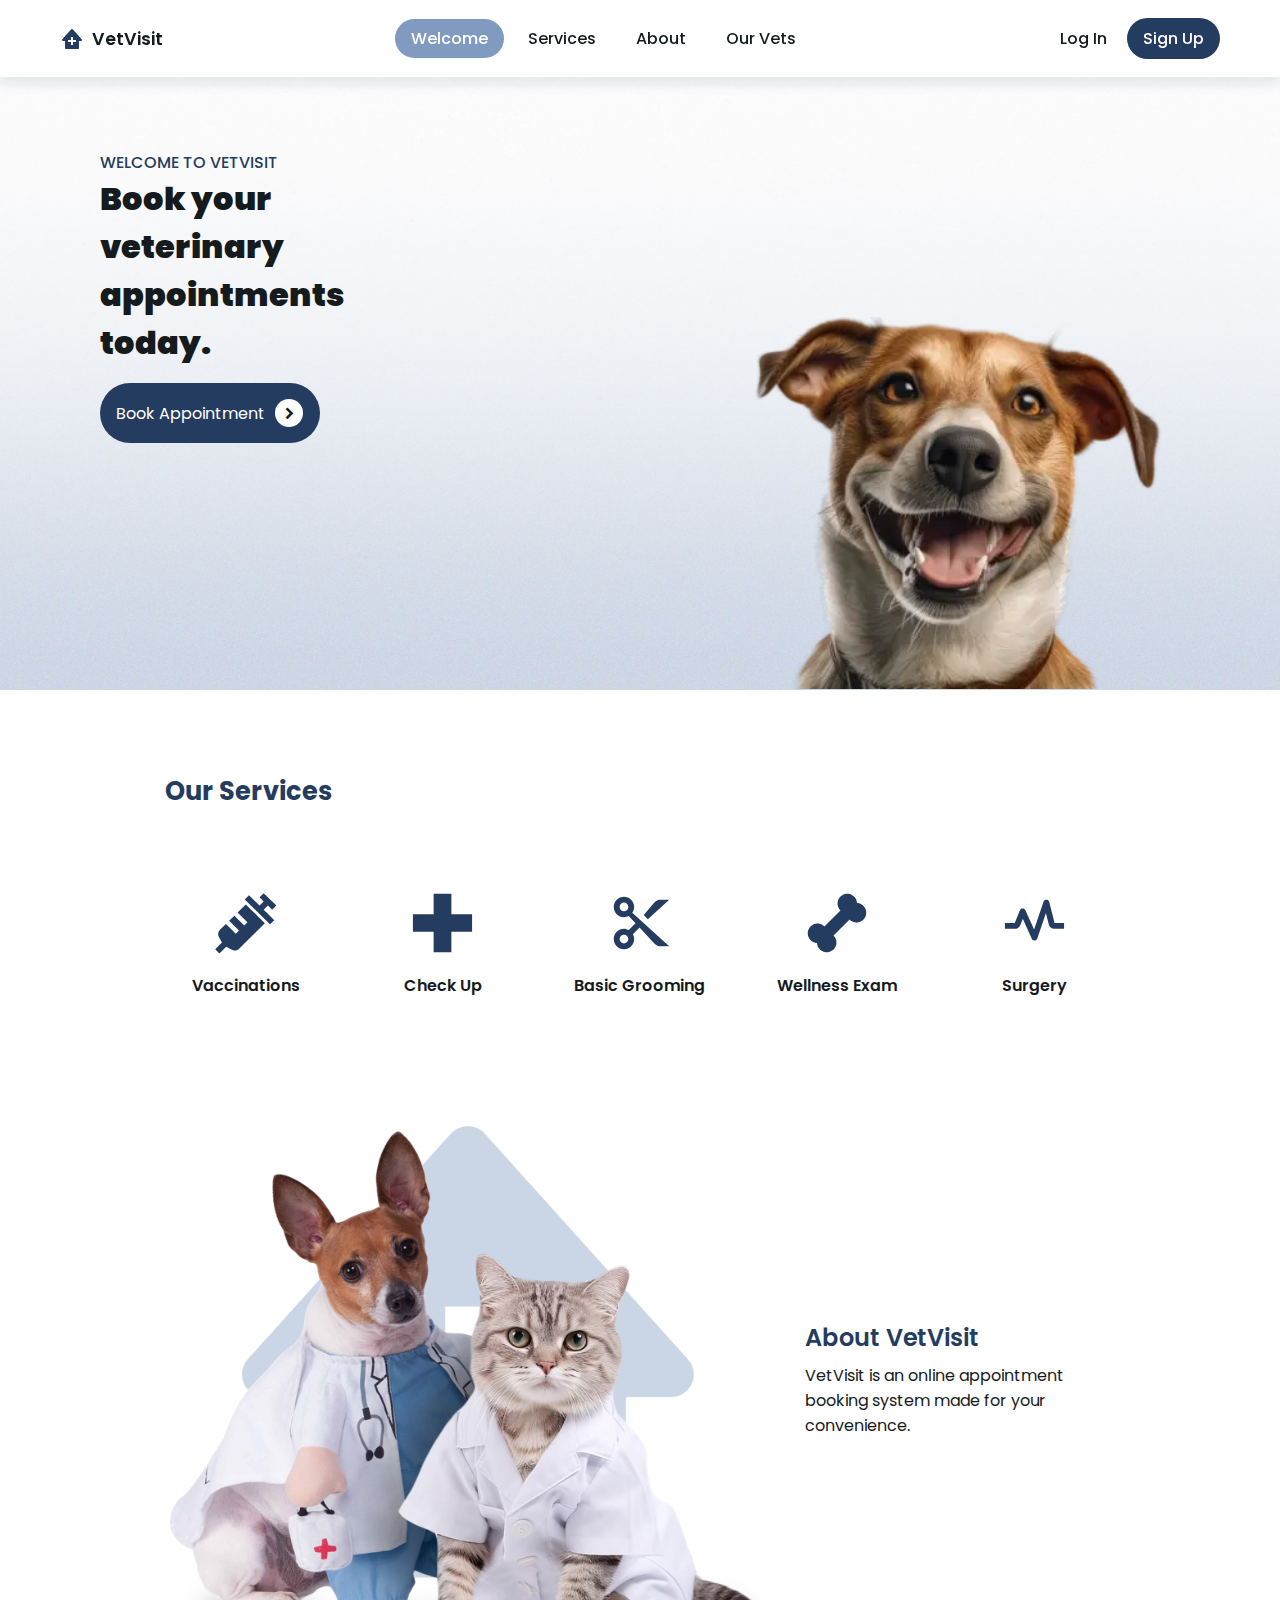
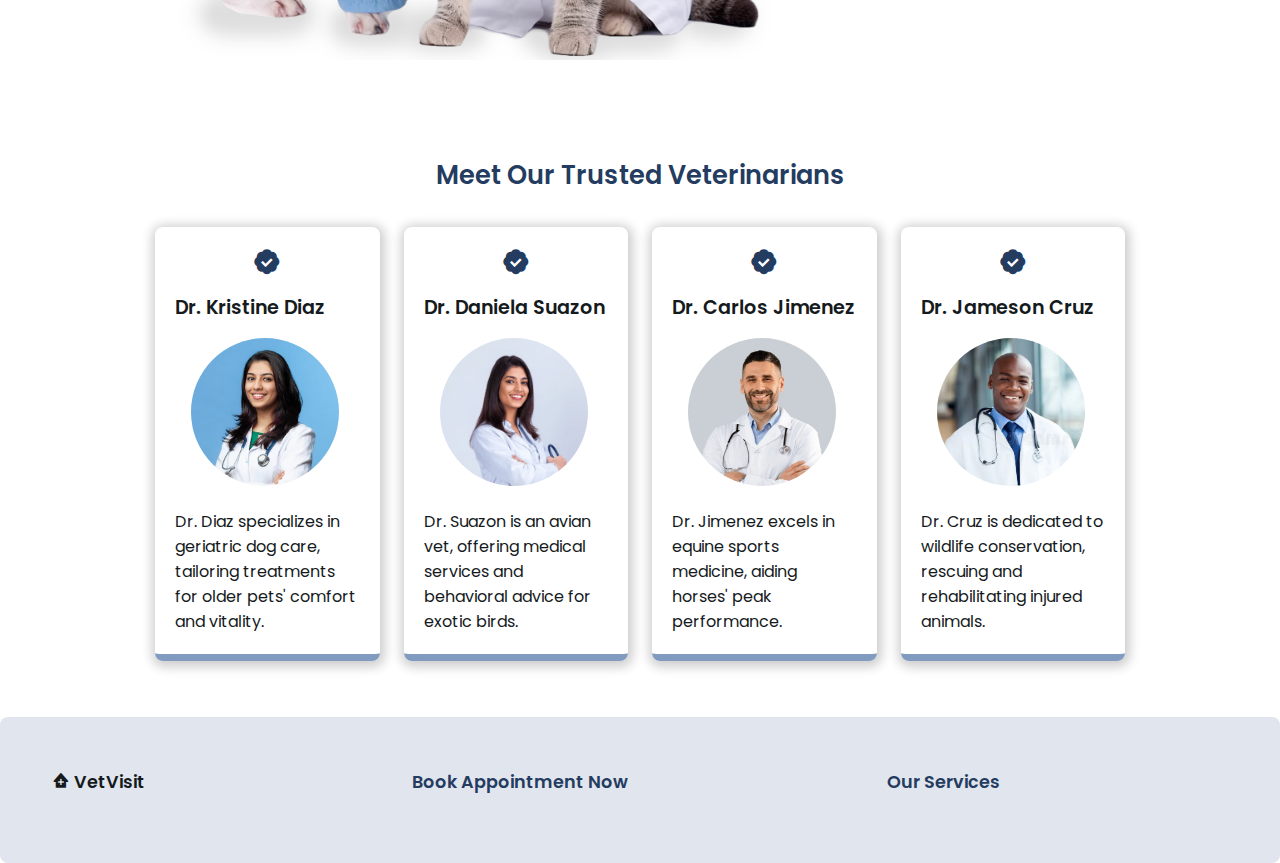
<file: index.html>
<!DOCTYPE html>
<html lang = "en">
<head>
    <meta charset="UTF=8">
    <meta http-equiv="X-UA-Compatible" content="IE=edge">
    <meta name="viewport" content="width=device-width, initial scale=1.0">
    <title>VetVisit Web App</title>
    <link rel="icon" href="assets\img\VetVisitIcon.svg" type="image/x-icon">

    <link rel="stylesheet" href="styles/indexstyles.css">

    <link rel="stylesheet" href="https://cdn.jsdelivr.net/npm/boxicons@latest/css/boxicons.min.css">

    <link rel="stylesheet" href="https://cdn.jsdelivr.net/npm/swiper@11/swiper-bundle.min.css" />
    
</head>

<body>

    <div id="modal"></div> 
    <!--WELCOME NAVBAR-->
    <header>
        <!--Logo-->
        <a href="#" class="logo"><i class='bx bxs-clinic'></i>VetVisit</a>
        <!--HamMenu-->
        <div class="bx bx-menu" id="menu-icon"></div>
        <!--NavList-->
        <ul class="navbar">
            <list><a href="#welcome" class="welcome-active navbut">Welcome</a></list>
            <list><a href="#services" class="navbut">Services</a></list>
            <list><a href="#about" class="navbut">About</a></list>
            <list><a href="#vets" class="navbut">Our Vets</a></list>
        </ul>
        <!--AccountList-->
        <ul class="signin">
            <list><a href="#" id="popup-link">Log In</a></list>
            <list><a href="#" id="popup2-link">Sign Up</a></list>
        </ul>
    </header>

    <!--WELCOME SECTION-->
    <section class="welcome swiper" id="welcome">
        <div class="swiper-wrapper">
            <div class="swiper-slide container">
                <div class="home-text">
                    <span>WELCOME TO VETVISIT</span>
                    <h1>Book your <br> veterinary <br> appointments <br> today.</h1>
                    <a href="index.html?loginPage=true" class="btn">Book Appointment<i class='bx bxs-chevron-right'></i></a>
                </div>
               <img src="assets/img/wel01.png" alt="">
            </div>
            <div class="swiper-slide container">
                <div class="home-text">
                    <span>WELCOME TO VETVISIT</span>
                    <h1>Book your <br> veterinary <br> appointments <br> today.</h1>
                    <a href="index.html?loginPage=true" class="btn">Book Appointment<i class='bx bxs-chevron-right'></i></a>
                </div>
                <img src="assets/img/wel02.png" alt="">
            </div>
          </div>
   
    </section>

    <!--OUR SERVICES-->
    <section class="services" id="services">
        <div class="heading">
            <h1>Our Services</h1>
        </div>
        <div class="services-container">
            <div class="box box1">
                <img src="assets/img/bxs-injection.svg" alt="">
                <h2>Vaccinations</h2>
            </div>
            <div class="box box2">
                <img src="assets/img/bx-plus-medical.svg" alt="">
                <h2>Check Up</h2>
            </div>
            <div class="box box3">
                <img src="assets/img/bx-cut.svg" alt="">
                <h2>Basic Grooming</h2>
            </div>
            <div class="box box4">
                <img src="assets/img/bxs-bone.svg" alt="">
                <h2>Wellness Exam</h2>
            </div>
            <div class="box box5">
                <img src="assets/img/bx-pulse.svg" alt="">
                <h2>Surgery</h2>
            </div>
        </div>
    </section>

    <!--ABOUT-->
    <section class="about" id="about">
        <img src="assets/img/aboutpic.png" alt="">
        <div class="about-text">
            <span>About VetVisit</span>
            <p>VetVisit is an online appointment<br>booking system made for your<br>convenience.</p>
        </div>
    </section>

    <!--VETERINARIANS-->
    <section class="vets" id="vets">
        <h2>Meet Our Trusted Veterinarians</h2>
        <div class="vets-container">
            <!--VET NO.1-->
            <div class="box">
                <i class='bx bxs-badge-check'></i>
                <div class="vet-profile">
                    <h3>Dr. Kristine Diaz</h3>
                    <img src="assets/vets/02.PNG" alt="">
                    <p>Dr. Diaz specializes in geriatric dog care, tailoring treatments for older pets' comfort and vitality.</p>
                </div>
            </div>
            
            <!--VET NO.2-->
            <div class="box">
                <i class='bx bxs-badge-check'></i>
                <div class="vet-profile">
                    <h3>Dr. Daniela Suazon</h3>
                    <img src="assets/vets/04.PNG" alt="">
                    <p>Dr. Suazon is an avian vet, offering medical services and behavioral advice for exotic birds.</p>
                </div>
            </div>
            
            <!--VET NO.3-->
            <div class="box">
                <i class='bx bxs-badge-check'></i>
                <div class="vet-profile">
                    <h3>Dr. Carlos Jimenez</h3>
                    <img src="assets/vets/01.PNG" alt="">
                    <p>Dr. Jimenez excels in equine sports medicine, aiding horses' peak performance.</p>
                </div>
            </div>
            
            <!--VET NO.4-->
            <div class="box">
                <i class='bx bxs-badge-check'></i>
                <div class="vet-profile">
                    <h3>Dr. Jameson Cruz</h3>
                    <img src="assets/vets/03.PNG" alt="">
                    <p>Dr. Cruz is dedicated to wildlife conservation, rescuing and rehabilitating injured animals.</p>
                </div>
            </div>
            
        </div>
    </section>

    <!--FOOTER-->
    <section class="footer" id="footer">
        <div class="footer-container">
            <div class="footer-box">
                <h2 href="#" class="flog"><i class='bx bxs-clinic'></i> VetVisit</h2>
                
            </div>
            <div class="footer-box">
                <h2><a href="index.html?loginPage=true">Book Appointment Now</a></h2>
                
            </div>
            <div class="footer-box">
                <h2><a href="#services">Our Services</a></h2>
                
            </div>
           
        </div>
    </section>

    <!--swiper-->
    <script src="https://cdn.jsdelivr.net/npm/swiper@11/swiper-bundle.min.js"></script>

    <!--LOGIN / SIGNUP-->
    <div id="modal"></div> 
        <!--LOGIN-->
        <div id="popup-cont">
            <div id="popop">
                <div class="bx bx-x" id="closebutt"></div>
                <h1>Login</h1>
                <div class="form-element">
                    <label for="email">Email</label>
                    <input type="text" id="emaillog" placeholder="Enter email">
                </div>
                <div class="form-element">
                    <label for="password">Password</label>
                    <input type="password" id="passwordlog" placeholder="Enter password">
                </div>
                <!--<p id="forgotpw">Forgot Password?</p>--> 
                <div class="form-element">
                    <a class="btnlogin" id="login">Login</a>
                </div>
                <button id="switchtosignup">Don't have an account? Sign Up.</button>
                <!--<p href="#">Don't have an account? Sign Up.</p>--> 
            </div>
        </div>
        <!--SIGN UP-->
        <div id="popup2-cont">
            <div id="popop">
                <div class="bx bx-x" id="close2butt"></div>
                <h1>Sign Up</h1>
                <div class="form-element">
                    <label for="email">Email</label>
                    <input type="text" id="emailsign" placeholder="Enter email">
                </div>
                <div class="form-element">
                    <label for="password">Password</label>
                    <input type="password" id="passwordsign" placeholder="Enter password">
                    <label for="repassword">Re-enter Password</label>
                    <input type="password" id="repassword" placeholder="Re-enter password">
                </div>
                <div class="form-element">
                    <!--<a href="pages/client-page/user-reg.html" class="btnlogin" id="signup">Sign Up</a>-->
                    <a class="btnlogin" id="signup">Sign Up</a>
                </div>
                <button id="switchtologin">Already have an account? Log In.</button>
            </div>
        </div> 

        

    <!--link to JS file-->
    <script src="scripts/indexscript.js"></script>
    <script>
        document.querySelectorAll(".navbut").forEach(button => {
            button.addEventListener("click", function() {
                // Remove the "welcome-active" class from all elements
                document.querySelectorAll(".navbut").forEach(btn => btn.classList.remove("welcome-active"));
                
                // Add the "welcome-active" class to the clicked element
                this.classList.add("welcome-active");
            });
        });

        fetch('php/endsession.php');
        const urlParams = new URLSearchParams(window.location.search);
        if (urlParams.get('loginPage')) {
            document.getElementById("popup-cont").style.display = "block";
        }

    </script>   

</body>

</html>
</file>
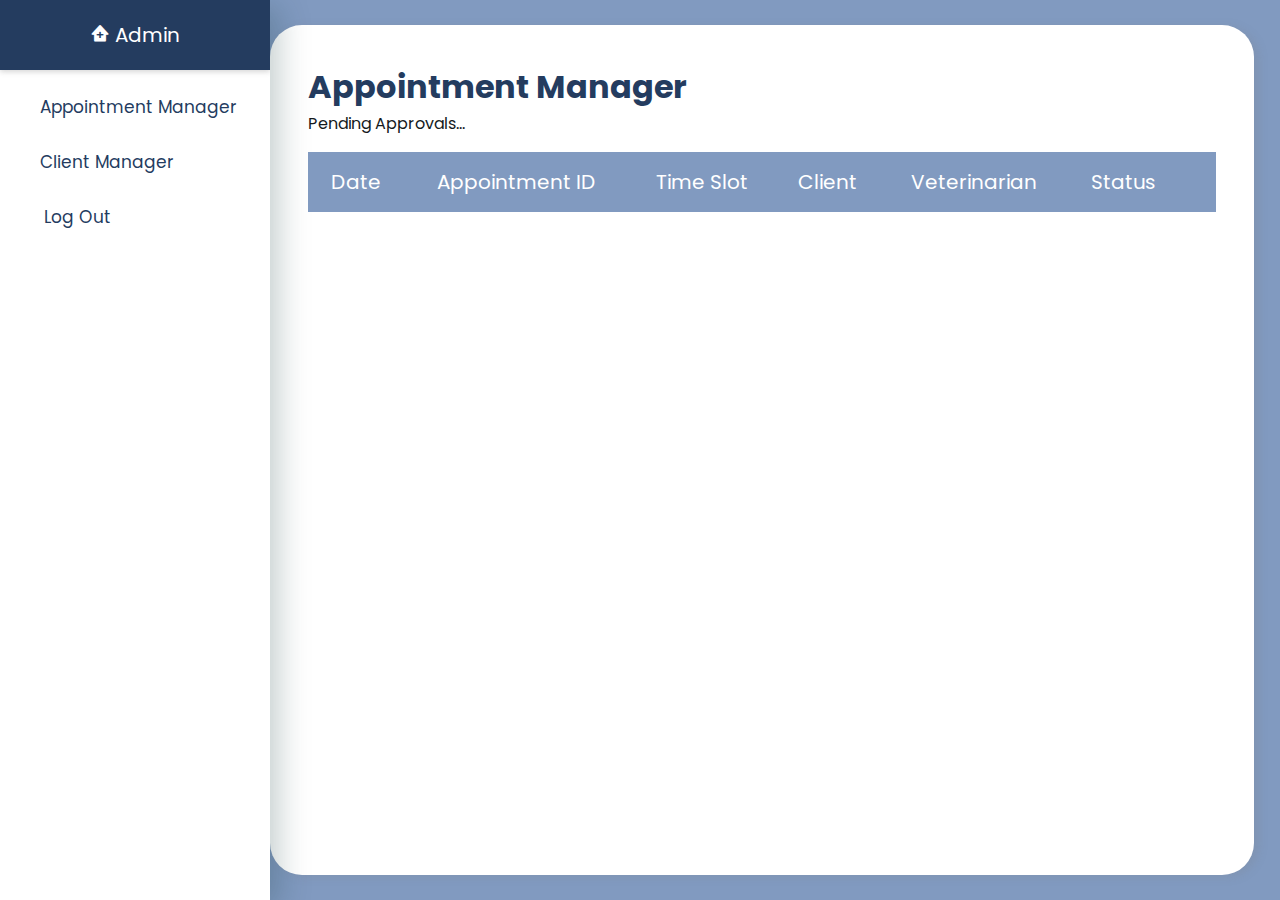
<file: pages/admin-page/admin-appointment-mng.html>
<!DOCTYPE html>
<html lang = "en">
<head>
    <meta charset="UTF=8">
    <meta http-equiv="X-UA-Compatible" content="IE=edge">
    <meta name="viewport" content="width=device-width, initial scale=1.0">
    <title>VetVisit Web App</title>
    <link rel="icon" href="../../assets/img/VetVisitIcon.svg" type="image/x-icon">

    <link rel="stylesheet" href="https://fonts.googleapis.com/css2?family=Material+Symbols+Rounded:opsz,wght,FILL,GRAD@20..48,100..700,0..1,-50..200">

    <link rel="stylesheet" href="../../styles/adminstyles.css">

    <link rel="stylesheet" href="../../styles/admin-calstyles.css">

    <link rel="stylesheet" href="https://cdn.jsdelivr.net/npm/boxicons@latest/css/boxicons.min.css">

    <link rel="stylesheet" href="https://cdn.jsdelivr.net/npm/swiper@11/swiper-bundle.min.css" />
</head>

<body>
    <!--SIDEBAR HIDER-
    <input type="checkbox" id="check">
    <label for="check">
        <i class='bx bxs-menu' id="dashbtn"></i>
        <i class='bx-x' id="clobtn"></i>
    </label>-->
    <!--SIDEBAR-->
    <div class="sidebar">
        <div class="lbl"><i class='bx bxs-clinic'></i> Admin</a></div>
        <ul>
            <li><a href="admin-appointment-mng.html">Appointment Manager</a></li>
            <li><a href="admin-client-mng.html">Client Manager</a></li>
        </ul>
        <button id="logout">Log Out</button>
    </div>

    <div class="container">
        <h1 class="mngr-title">Appointment Manager<!--<button class="profbtn" id="datesetterpicker">Enable / Disable Dates</button>--></h1>
        <p>Pending Approvals...</p>
        <div class="pending-table">
            <table>
                <thead>
                    <tr>
                        <th>Date</th>
                        <th>Appointment ID</th>
                        <th>Time Slot</th>
                        <th>Client</th>
                        <th>Veterinarian</th>
                        <th>Status</th>
                        <th></th>
                    </tr>
                    <tbody id = "tablebody">
                        <!--
                        <tr>
                            <td>17 January 2025</td>
                            <td>10:00 AM - 11:00 AM</td>
                            <td>Choi Beomgyu</td>
                            <td>Dr. James Barr</td>
                            <td>Pending</td>
                            <td id="climngbuttons">
                                <button id="view-appt-dts">View Details</button>
                            </td>
                        </tr>-->
                    </tbody>
                </thead>
            </table>
        </div>
    </div>

    <div id="viewpayformmodal" class="modal">
        <div class="modal-content">
           <span class="close" id="close1">&times;</span>
           <h1>Client's Payment Details</h1>
           <div class="res-dts">
                <div class="restab1">
                    <label>Reference Number:</label>
                    <div class="resdts" id="refnum1">2021-7128273</div>
                    <label>Date:</label>
                    <div class="resdts" id="res-date1">14 January 2025</div>
                    <label>Time Slot:</label>
                    <div class="resdts" id="res-timeslot">10:00 AM - 11:00 AM</div>

                    <button class="profbtn" id="viewpop">- View Proof of Payment -</button>
                </div>
                <div class="restab2">   
                    <div class="cred-box">
                        <label>Name of Sender:</label>
                        <div class="resdts1" id="ref-name1">Choi Beomgyu</div>
                        <label>Account/Phone Number:</label>
                        <div class="resdts1" id="res-accno1">09123456879</div>
                        <label>Reference Number:</label>
                        <div class="resdts1" id="res-refno1">0-JSD-154512</div>
                        <label>Time Sent:</label>
                        <div class="resdts1" id="res-ptime1">10:50 PM</div>
                        
                        <button class="btns" id="reject-appt">Reject</button>
                        <button class="btns" id="approve-appt">Approve</button>
                    </div>
                </div>
            </div>
        </div>
    </div>

    <div id="viewpopmodal" class="modal" >
        <div class="tinymodal-content">
           <span class="close" id="close3">&times;</span>
           <h1>Proof of Payment</h1>
           <div class="res-dts">
                <img id="poppop" src="../../assets/img/aboutpic.png">
            </div>
        </div>
    </div>

    <div id="remarksmodal" class="modal">
        <div class="modal-content">
           <span class="close" id="close2">&times;</span>
           <h1>Remarks</h1>
           <div class="rem-dts">
                <!--<input id="remarksbox" class="bigtb" type="text">-->
                <textarea rows="5" class="bigtb" type="text" placeholder="Enter remarks here"></textarea>
                <button id="subremarks" class="btns">Submit</button>
            </div>
        </div>
    </div>

    <div id="calsetmodal" class="modal">
        <div class="calmodal-content">
           <span class="close" id="close4">&times;</span>
           <h1>Calendar</h1>
           <div class="rem-dts">
                <input type="date" id="date">
            </div>
            <button class="profbtn" id="enablebtn">Enable</button>
            <button class="profbtn" id="disablebtn">Disable</button>
        </div>
    </div>
  

    <script>

        var receiptSrc;
        var referId;
        function loadPage() {
      // Check online status
      fetch('../../php/check_status.php')
      .then(response => response.json())
      .then(data => {
        if (data.email) {
          email = data.email;
          //alert(email);
          //loadAcc(email);
        }
        else if (data.error){
          window.location.href = 'sto.html'
          exit();
        } else {

        }
      })
      .catch(error => {
        console.error('Error fetching data:', error);
      });   
    }
    loadPage();

        function loadappt(){
            fetch('../../php/admin_appt.php')
            .then(response => response.json())
            .then(data => {
                    var i = 0;
                    data.forEach(jsonString => {
                        i++;
                        var jsonObject = JSON.parse(jsonString);
                        // Assuming you have a tbody element with the id "tablebody"
                        var tableBody = document.getElementById("tablebody");

                        // Example data for a new row
                        var newRowData = {
                            adate: jsonObject.adate,
                            id: jsonObject.id,
                            atime: jsonObject.atime,
                            name: jsonObject.name,
                            vet: jsonObject.vet,
                            status: jsonObject.status,
                            refno: jsonObject.refno,
                            accno: jsonObject.accno,
                            ptime: jsonObject.ptime,
                            receipt: jsonObject.receipt
                        };

                        // Create a new row
                        var newRow = document.createElement("tr");

                        // Create cells for the new row and set their content
                        for (var key in newRowData) {
                            if(key == 'refno'){
                                break;
                            }
                            var cell = document.createElement("td");
                            cell.id = key + i;
                            cell.textContent = newRowData[key];
                            newRow.appendChild(cell);
                        }

                        // Create a cell for the "View Details" button
                        var buttonCell = document.createElement("td");
                        //var viewProfileButton = document.createElement("button");
                        var details = document.createElement("button");
                        //var blockButton = document.createElement("button");
                        details.textContent = 'View Details';
                        details.id = "view-app-dts";
                        details.addEventListener("click", (function(index) {

                            return function() {
                                //alert("hi")
                                referId = newRowData.id;
                                document.getElementById("viewpayformmodal").style.display= "flex";
                                document.getElementById("viewpayformmodal").style.alignItems = "center";
                                document.getElementById("viewpayformmodal").style.justifyContent = "center";
                                document.getElementById("refnum1").textContent = newRowData.refno;
                                document.getElementById("res-date1").textContent = newRowData.adate;
                                document.getElementById("res-timeslot").textContent = newRowData.atime;
                                document.getElementById("ref-name1").textContent = newRowData.name;
                                document.getElementById("res-accno1").textContent = newRowData.accno;
                                document.getElementById("res-refno1").textContent = newRowData.refno;
                                document.getElementById("res-ptime1").textContent = newRowData.ptime;
                                receiptSrc = "data:image/png;base64," + newRowData.receipt;

                            };
                        })(i));

                        buttonCell.appendChild(details);
/*
                        var blockButton = document.createElement("button");
                        //var blockButton = document.createElement("button");
                        blockButton.textContent = 'Block';
                        blockButton.classList.add("redbutt");
                        blockButton.id = "blockclient";
                        blockButton.addEventListener("click", (function(index) {
                            return function() {

                                window.confirm("Are you sure you want to block this client?")
                            
                            



                            };
                        })(i));*/
                        //buttonCell.appendChild(blockButton);
                        newRow.appendChild(buttonCell);
                        // Append the new row to the table body
                        tableBody.appendChild(newRow);
                    });



                })
        }

        loadappt();

        document.getElementById("viewpop").addEventListener('click',function(){
            document.getElementById("viewpopmodal").style.display = "flex";
            document.getElementById("viewpopmodal").style.alignItems = "center";
            document.getElementById("viewpopmodal").style.justifyContent = "center";
            document.getElementById("poppop").src = receiptSrc;
        })

        document.getElementById("close3").addEventListener('click', function(){
            document.getElementById("viewpopmodal").style.display = "none";
        })

        document.getElementById("close1").addEventListener('click', function(){
            document.getElementById("viewpayformmodal").style.display = "none";
        })

        document.getElementById("approve-appt").addEventListener('click', function(){
            //alert(referId);
            fetch('../../php/approve-appt.php',{
                method: 'POST',
                headers: {
                  'Content-Type': 'application/json'
                },
                body: JSON.stringify({referId: referId, status: 'Approved'})
            })
            alert("Payment Approved!");
            location.reload();
        })

        document.getElementById("reject-appt").addEventListener('click', function(){
            //alert(referId);
            fetch('../../php/reject-appt.php',{
                method: 'POST',
                headers: {
                  'Content-Type': 'application/json'
                },
                body: JSON.stringify({referId: referId, status: 'Rejected'})
            })
            alert("Payment Rejected!");
            location.reload()
        })
    
    </script>
    <script src="../../scripts/logout.js"></script>
    
    
    
</body>
</file>
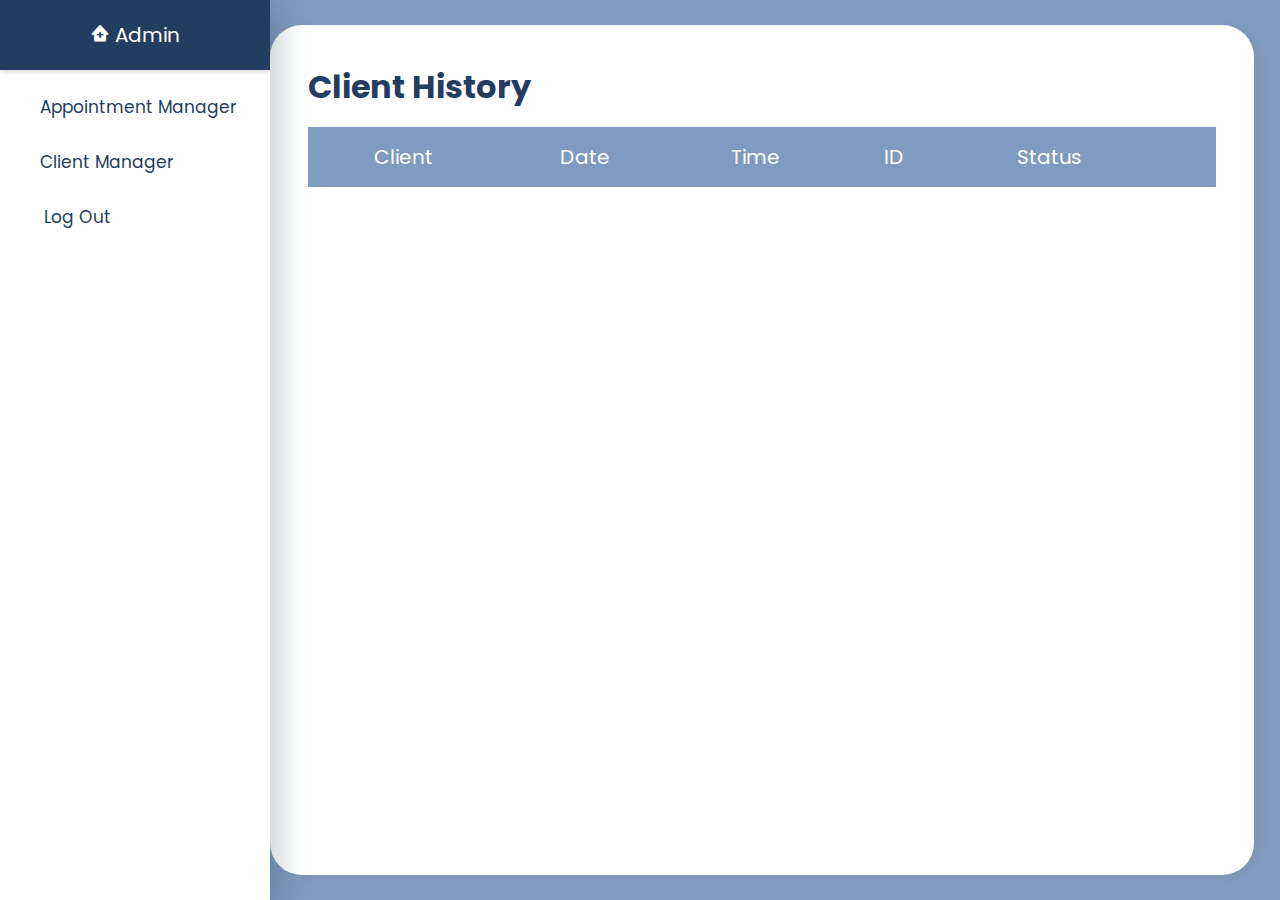
<file: pages/admin-page/admin-client-mng.html>
<!DOCTYPE html>
<html lang = "en">
<head>
    <meta charset="UTF=8">
    <meta http-equiv="X-UA-Compatible" content="IE=edge">
    <meta name="viewport" content="width=device-width, initial scale=1.0">
    <title>VetVisit Web App</title>

    <link rel="stylesheet" href="https://fonts.googleapis.com/css2?family=Material+Symbols+Rounded:opsz,wght,FILL,GRAD@20..48,100..700,0..1,-50..200">

    <link rel="stylesheet" href="../../styles/adminstyles.css">

    <link rel="stylesheet" href="https://cdn.jsdelivr.net/npm/boxicons@latest/css/boxicons.min.css">

    <link rel="stylesheet" href="https://cdn.jsdelivr.net/npm/swiper@11/swiper-bundle.min.css" />
</head>

<body>
    <!--SIDEBAR HIDER--
    <input type="checkbox" id="check">
    <label for="check">
        <i class='bx bxs-menu' id="dashbtn"></i>
        <i class='bx-x' id="clobtn"></i>
    </label>-->
    <!--SIDEBAR-->
    <div class="sidebar">
        <div class="lbl"><i class='bx bxs-clinic'></i> Admin</a></div>
        <ul>
            <li><a href="admin-appointment-mng.html">Appointment Manager</a></li>
            <li><a href="admin-client-mng.html">Client Manager</a></li>
        </ul>
        <button id="logout">Log Out</button>
    </div>

    <div class="container">
        <h1 class="mngr-title">Client History</h1>
        <div class="client-table">
            <table>
                <thead>
                    <tr>
                        <th>Client</th>
                        <th>Date</th>
                        <th>Time</th>
                        <th>ID</th>
                        <th>Status</th>
                        <th></th>
                    </tr>
                    <tbody id = "tablebody">
                        <!--
                        <tr>
                            <td><img src="../../assets/img/cliid.jpg"></th>
                            <td>Choi Beomgyu</th>
                            <td>bamgyuuu@txt.com</th>
                            <td>09123456789</th>
                            <td id="climngbuttons">
                                <button id="view-clihistory">History</button>
                                <button class="redbutt" id="blockclient">Block</button>
                            </td>
                        </tr>-->
                    </tbody>
                    <tfoot>
                    </tfoot>
                </thead>
            </table>
        </div>
    </div>

    <div id="viewclientmodal" class="modal">
        <div class="modal-content">
           <span class="close" id="close1">&times;</span>
           <h1>Client Profile</h1>
           <div class="cli-dts">
                <div class="clitab1">
                    <img src="../../assets/img/cliid.jpg" class="acc-pic" id="acc-pic" width="150">
                </div>
                <div class="clitab2">   
                    <div class="cred-box">
                        <label>Name</label>
                        <div class="updcreds">
                            <input type="text" id="client-name" class="editableinput" value="Cliietn" disabled>
                        </div>
                        <label>Email</label>
                        <div class="updcreds">
                            <input type="text" id="client-email" class="editableinput" value="clio@jp.com" disabled>
                        </div>
                        <label>Age</label>
                        <div class="updcreds">
                            <input type="text" id="client-contactno" class="editableinput" value="0314564685" disabled>
                        </div>

                    </div>
                </div>
            </div>
        </div>
    </div>

    <div id="clihistorymodal" class="modal">
        <div class="modal-content">
           <span class="close" id="close2">&times;</span>
           <h1>Client Details</h1>
           <div id="display-client-name">Choi Beomgyu</div>
           <div class="cli-dts">
            <div class="history-table">
                <table>
                    <thead>
                        <tr>
                            <th>Name</th>
                            <th>Email</th>
                            <th>Contact Number</th>
                            <th>PET ID</th>
                        </tr>
                        <tbody id = "tablebody">
                            <tr>
                                <td id="his-date">Choi Beomgyu</th>
                                <td id="his-time">bamgyuuu@txt.com</th>
                                <td id="his-id">09123456789</th>
                                <td id="his-status">WAKCH</td>
                            </tr>
                            <!--
                            <tr>
                            </tr>-->
                        </tbody>
                    </thead>
                </table>
            </div>
            </div>
        </div>
    </div>

    <script>
        function loadPage() {
      // Check online status
      fetch('../../php/check_status.php')
      .then(response => response.json())
      .then(data => {
        if (data.email) {
          email = data.email;
          //alert(email);
          //loadAcc(email);
        }
        else if (data.error){
          window.location.href = 'sto.html'
          exit();
        } else {

        }
      })
      .catch(error => {
        console.error('Error fetching data:', error);
      });   
    }
    loadPage();

        function loadclients(){
            fetch('../../php/admin_loadclients.php')
            .then(response => response.json())
            .then(data => {
                    var i = 0;
                    data.forEach(jsonString => {
                        i++;
                        var jsonObject = JSON.parse(jsonString);
                        // Assuming you have a tbody element with the id "tablebody"
                        var tableBody = document.getElementById("tablebody");

                        // Example data for a new row
                        var newRowData = {
                            pfp: jsonObject.pfp,
                            date: jsonObject.date,
                            time: jsonObject.time,
                            id: jsonObject.id,
                            status: jsonObject.status,
                            name: jsonObject.name,
                            email: jsonObject.email,
                            contact: jsonObject.contact,
                            pet: jsonObject.pet
                        };

                        // Create a new row
                        var newRow = document.createElement("tr");

                        // Create cells for the new row and set their content
                        for (var key in newRowData) {
                            if(key == 'name'){
                                break;
                            }
                            var cell = document.createElement("td");
                            cell.id = key + i;
                            if (key == 'pfp'){
                                var img = document.createElement("img");
                                img.src = "data:image/png;base64," + newRowData.pfp;
                                cell.appendChild(img);
                            } else{
                                cell.textContent = newRowData[key];
                            }
                            newRow.appendChild(cell);
                        }

                        // Create a cell for the "View Details" button
                        var buttonCell = document.createElement("td");
                        //var viewProfileButton = document.createElement("button");
                        var viewHistoryButton = document.createElement("button");
                        //var blockButton = document.createElement("button");
                        viewHistoryButton.textContent = 'More';
                        viewHistoryButton.id = "view-clihistory";
                        viewHistoryButton.addEventListener("click", (function(index) {
                            return function() {
                                VHmodal.style.display = "flex";
                                VHmodal.style.alignItems = "center";
                                VHmodal.style.justifyContent = "center";
                                document.getElementById("display-client-name").textContent = newRowData.name;
                                document.getElementById("his-date").textContent = newRowData.name;
                                document.getElementById("his-time").textContent = newRowData.email;
                                document.getElementById("his-id").textContent = newRowData.contact;
                                document.getElementById("his-status").textContent = newRowData.pet;
                            };
                        })(i));

                        buttonCell.appendChild(viewHistoryButton);

                        var blockButton = document.createElement("button");
                        //var blockButton = document.createElement("button");
                        blockButton.textContent = 'Block';
                        blockButton.classList.add("redbutt");
                        blockButton.id = "blockclient";
                        blockButton.addEventListener("click", (function(index) {
                            return function() {

                                if (window.confirm("Are you sure you want to block this client?")){
                                    fetch('../../php/block.php',
                                        {
                                            method: 'POST',
                                            headers: {
                                                'Content-Type': 'application/json',
                                            },
                                            body: JSON.stringify({ email: newRowData.email}),
                                        }
                                    )
                                    alert("This user has now been blocked from accessing VetVisit. The user's information will still remain in this website.");
                                }
                            };
                        })(i));
                        buttonCell.appendChild(blockButton);
                        newRow.appendChild(buttonCell);
                        // Append the new row to the table body
                        tableBody.appendChild(newRow);
                    });
                })
        }

        loadclients();
        
        //VIEW HISTORY
        var VHmodal = document.getElementById("clihistorymodal");
        //var VHbtn = document.getElementById("view-clihistory");
        var span2 = document.getElementById("close2");

        //VHbtn.onclick = function() {
        //    VHmodal.style.display = "block";
        //}

        span2.onclick = function() {
            VHmodal.style.display = "none";
        }

    
    </script>
    <script src="../../scripts/logout.js"></script>
</body>
</file>
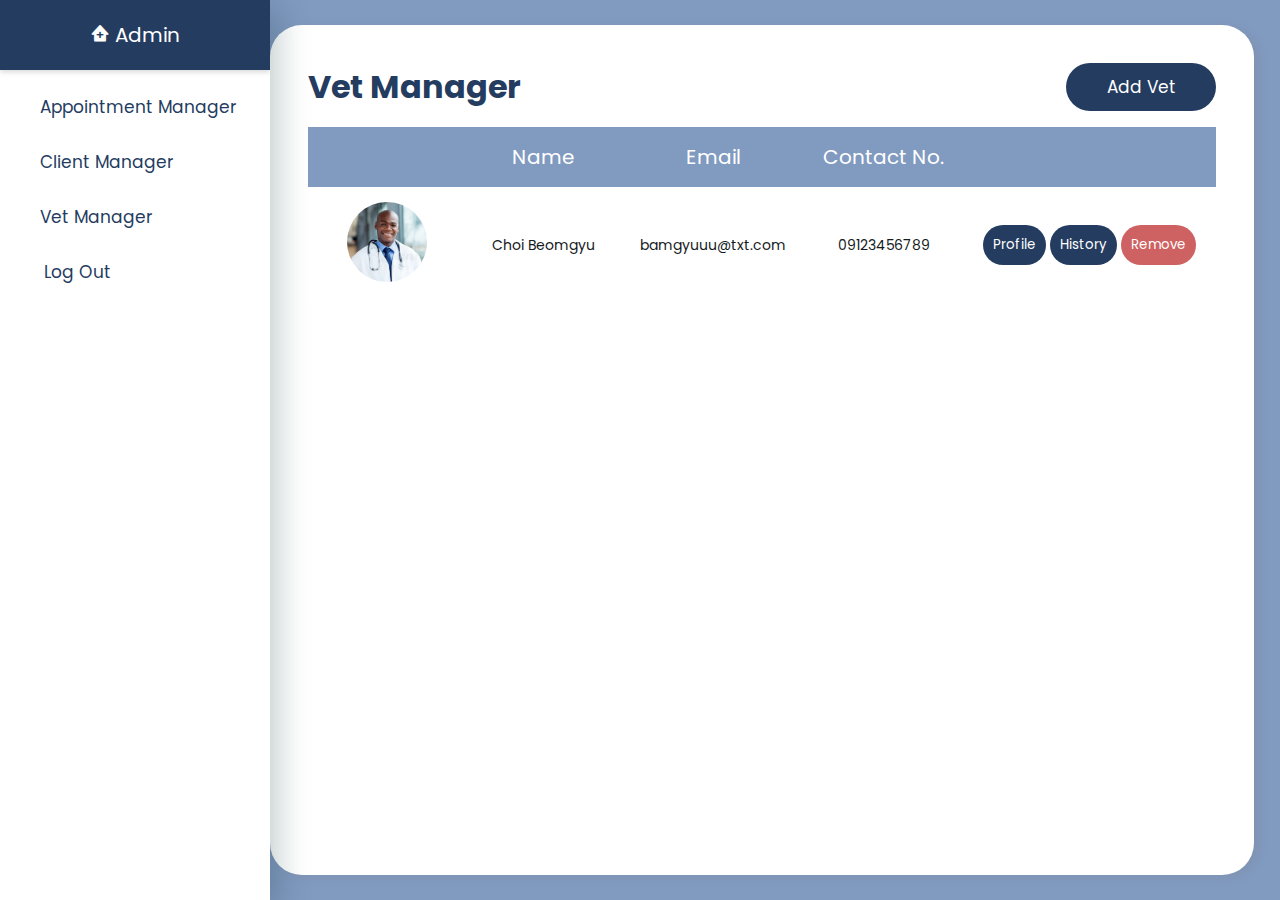
<file: pages/admin-page/admin-vet-mngr.html>
<!DOCTYPE html>
<html lang = "en">
<head>
    <meta charset="UTF=8">
    <meta http-equiv="X-UA-Compatible" content="IE=edge">
    <meta name="viewport" content="width=device-width, initial scale=1.0">
    <title>VetVisit Web App</title>
    <link rel="icon" href="../../assets/img/VetVisitIcon.svg" type="image/x-icon">

    <link rel="stylesheet" href="https://fonts.googleapis.com/css2?family=Material+Symbols+Rounded:opsz,wght,FILL,GRAD@20..48,100..700,0..1,-50..200">

    <link rel="stylesheet" href="../../styles/adminstyles.css">

    <link rel="stylesheet" href="https://cdn.jsdelivr.net/npm/boxicons@latest/css/boxicons.min.css">

    <link rel="stylesheet" href="https://cdn.jsdelivr.net/npm/swiper@11/swiper-bundle.min.css" />
</head>

<body>
    <!--SIDEBAR HIDER-->
    <input type="checkbox" id="check">
    <label for="check">
        <i class='bx bxs-menu' id="dashbtn"></i>
        <i class='bx-x' id="clobtn"></i>
    </label>
    <!--SIDEBAR-->
    <div class="sidebar">
        <div class="lbl"><i class='bx bxs-clinic'></i> Admin</a></div>
        <ul>
            <li><a href="admin-appointment-mng.html">Appointment Manager</a></li>
            <li><a href="admin-client-mng.html">Client Manager</a></li>
            <li><a href="admin-vet-mngr.html">Vet Manager</a></li>
        </ul>
        <button id="logout">Log Out</button>
    </div>

    <div class="container">
        <div class="vetmngr-head">
            <h1>Vet Manager</h1>
            <button class="btn" id="add-vet">Add Vet</button>
        </div>
        <div class="vet-table">
            <table>
                <thead>
                    <tr>
                        <th></th>
                        <th>Name</th>
                        <th>Email</th>
                        <th>Contact No.</th>
                        <th></th>
                    </tr>
                    <tbody id = "tablebody">
                        <tr>
                            <td><img src="../../assets/vets/03.PNG"></th>
                            <td>Choi Beomgyu</th>
                            <td>bamgyuuu@txt.com</th>
                            <td>09123456789</th>
                            <td id="climngbuttons">
                                <button id="view-vetprofile">Profile</button>
                                <button id="view-vethistory">History</button>
                                <button id="removevet">Remove</button>
                            </td>
                        </tr>
                    </tbody>
                    <tfoot>
                    </tfoot>
                </thead>
            </table>
        </div>
    </div>

    <div id="viewvetmodal" class="modal">
        <div class="modal-content">
           <span class="close" id="close1">&times;</span>
           <h1>Vet Profile</h1>
           <div class="cli-dts">
                <div class="clitab1">
                    <img src="../../assets/vets/03.PNG" class="acc-pic" id="acc-pic" width="150">
                </div>
                <div class="clitab2">   
                    <div class="cred-box">
                        <label>Name</label>
                        <div class="updcreds">
                            <input type="text" id="vet-name" class="editableinput" value="Cliietn">
                            <button class="profbtn" id="upd-vetname">Update</button>
                        </div>
                        <label>Email</label>
                        <div class="updcreds">
                            <input type="text" id="vet-email" class="editableinput" value="clio@jp.com">
                            <button class="profbtn" id="upd-vetemail">Update</button>
                        </div>
                        <label>Age</label>
                        <div class="updcreds">
                            <input type="text" id="vet-contactno" class="editableinput" value="0314564685">
                            <button class="profbtn" id="upd-vetcontact">Update</button>
                        </div>
                    </div>
                </div>
            </div>
        </div>
    </div>

    <div id="vethistorymodal" class="modal">
        <div class="modal-content">
           <span class="close" id="close2">&times;</span>
           <h1>Vet Appointment History</h1>
           <div id="display-vet-name">Dr. Madam</div>
           <div class="cli-dts">
            <div class="history-table">
                <table>
                    <thead>
                        <tr>
                            <th>Date</th>
                            <th>Time</th>
                            <th>Client</th>
                            <th>Status</th>
                        </tr>
                        <tbody id = "tablebody">
                            <tr>
                                <td>DATE</th>
                                <td>TIME</th>
                                <td>CLEINT</th>
                                <td>COMPLETED</td>
                            </tr>
                            <!--
                            <tr>
                            </tr>-->
                        </tbody>
                    </thead>
                </table>
            </div>
            </div>
        </div>
    </div>

    <div id="addvetmodal" class="modal">
        <div class="modal-content">
            <span class="close" id="close3">&times;</span>
           <h1>Add Pet</h1>
           <div class="cli-dts">
                <div class="clitab1">
                    <img src="../../assets/img/emptypfp.jpg" class="acc-pic" id="add-pet-pic" width="150">
                    <button class="profbtn" id="upd-petpic">Upload<br>Pet's Photo</button>
                    <input type="file" id="fileInput" accept="image/*" style="display: none;" required>
                </div>
                <div class="clitab2">
                    <div class="cred-box">
                        <label>Name</label>
                        <form class="form-element">
                            <input type="text" id="addvetname" placeholder="Enter vet's name">
                        </form>
                        <label>Email</label>
                        <form class="form-element">
                            <input type="text" id="addvetemail" placeholder="Enter vet's email">
                        </form>
                        <label>Contact No.</label>
                        <form class="form-element">
                            <input type="text" id="addvetcontact" placeholder="Enter vet's contact no.">
                        </form>
                    </div>
                    <div class="trailbuttons">
                        <button class="btns" id="add-vet-btn">Add Vet</button>
                    </div>
                </div>
            </div>
        </div>
    </div>


    <script>
        //VIEW PROFILE
        var VPmodal = document.getElementById("viewvetmodal");
        var VPbtn = document.getElementById("view-vetprofile");
        var span1 = document.getElementById("close1");

        VPbtn.onclick = function() {
            VPmodal.style.display = "block";
        }

        span1.onclick = function() {
            VPmodal.style.display = "none";
        }

        //VIEW HISTORY
        var VHmodal = document.getElementById("vethistorymodal");
        var VHbtn = document.getElementById("view-vethistory");
        var span2 = document.getElementById("close2");

        VHbtn.onclick = function() {
            VHmodal.style.display = "block";
        }

        span2.onclick = function() {
            VHmodal.style.display = "none";
        }

        //ADD VET
        var AVmodal = document.getElementById("addvetmodal");
        var AVbtn = document.getElementById("add-vet");
        var span3 = document.getElementById("close3");

        AVbtn.onclick = function() {
            AVmodal.style.display = "block";
        }

        span3.onclick = function() {
            AVmodal.style.display = "none";
        }

        //BLOCK ALERT
        const blockbtn = document.getElementById("removevet");
        blockbtn.addEventListener("click", function() {
        const result = confirm("Do you want to remove this vet?");
            if (result) {
                alert("You clicked 'Yes'");
            } else {
                alert("You clicked 'No'");
            }
        });
    </script>
    <script src="../../scripts/logout.js"></script>
</body>
</file>
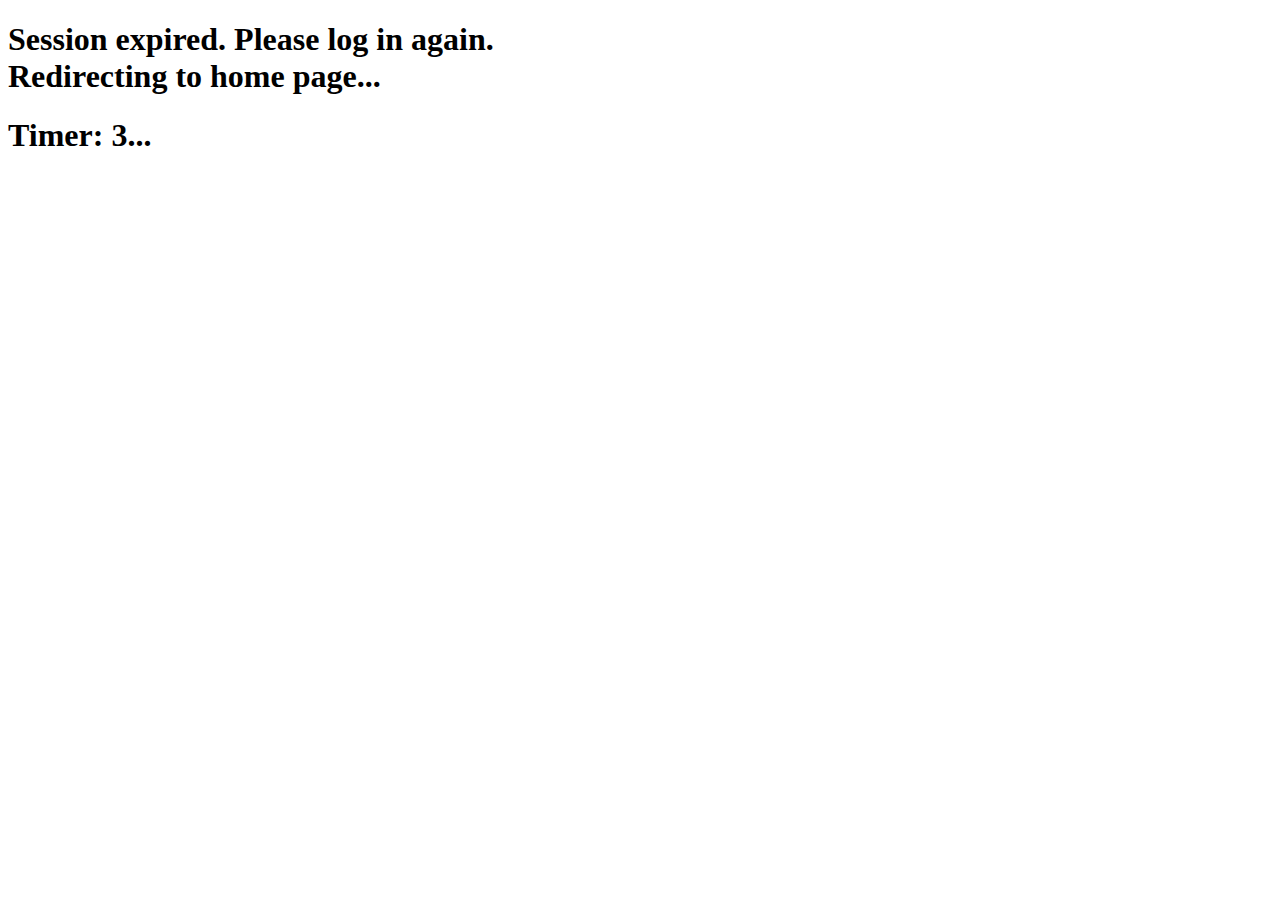
<file: pages/admin-page/sto.html>
<!DOCTYPE html>
<html lang = "en">
<head>
    <meta charset="UTF=8">
    <meta http-equiv="X-UA-Compatible" content="IE=edge">
    <meta name="viewport" content="width=device-width, initial scale=1.0">
    <title>Session expired.</title>

<body>
    <h1>Session expired. Please log in again.<br>Redirecting to home page...</h1>
    <h1 id = "timer">Timer: 3...</h1>

    <script>
        // Function to update the timer
        var seconds = 3;
        function updateTimer() {
            var timerElement = document.getElementById("timer");
            

            // Update the timer value
            seconds--;

            // Display the updated timer value
            timerElement.innerText = "Timer: " + seconds + "...";

            // Check if the timer has reached zero
            if (seconds <= 0) {
                // Redirect to another webpage after the timer reaches zero
                window.location.href = "../../index.html";
            } else {
                // Call the updateTimer function again after 1 second
                setTimeout(updateTimer, 1000);
            }
        }

        // Initial call to start the timer
        setTimeout(updateTimer, 1000);
    </script>
</body>
</file>
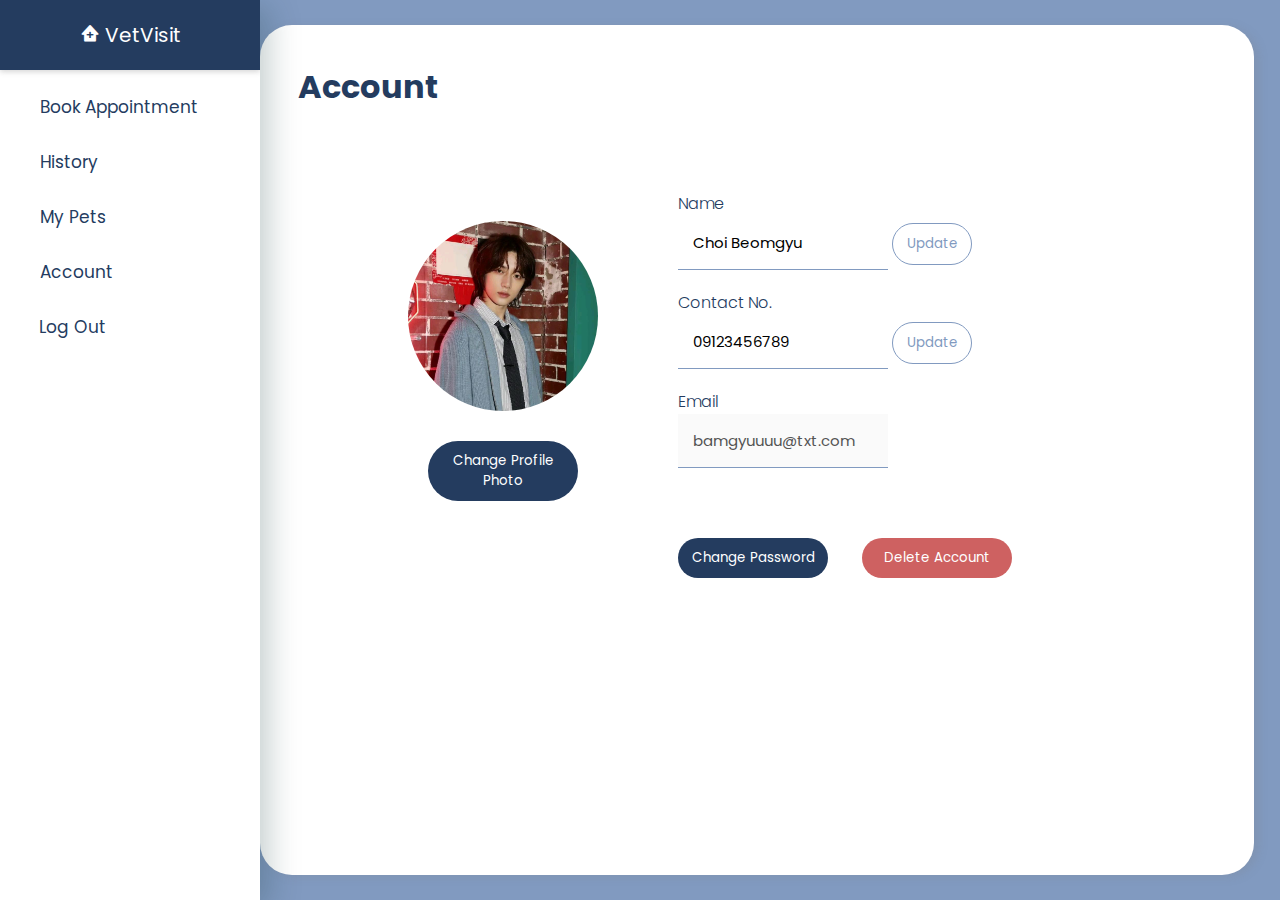
<file: pages/client-page/client-account.html>
<!DOCTYPE html>
<html lang = "en">
<head>
    <meta charset="UTF=8">
    <meta http-equiv="X-UA-Compatible" content="IE=edge">
    <meta name="viewport" content="width=device-width, initial scale=1.0">
    <title>VetVisit Web App</title>
    <link rel="icon" href="../../assets/img/VetVisitIcon.svg" type="image/x-icon">

    <link rel="stylesheet" href="https://fonts.googleapis.com/css2?family=Material+Symbols+Rounded:opsz,wght,FILL,GRAD@20..48,100..700,0..1,-50..200">

    <link rel="stylesheet" href="../../styles/clientstyles.css">

    <link rel="stylesheet" href="https://cdn.jsdelivr.net/npm/boxicons@latest/css/boxicons.min.css">

    <link rel="stylesheet" href="https://cdn.jsdelivr.net/npm/swiper@11/swiper-bundle.min.css" />
</head>

<body>
    <!--SIDEBAR HIDER-->
    <!--<input type="checkbox" id="check">
    <label for="check">
        <i class='bx bxs-menu' id="dashbtn"></i>
        <i class='bx-x' id="clobtn"></i>
    </label>-->
    <!--SIDEBAR-->
    <div class="sidebar">
        <div class="lbl"><i class='bx bxs-clinic'></i> VetVisit</a></div>
        <ul>
            <li><a href="client-cal.html">Book Appointment</a></li>
            <li><a href="client-history.html">History</a></li>
            <li><a href="client-pets.html">My Pets</a></li>
            <li><a href="client-account.html">Account</a></li>
        </ul>
        <button id="logout">Log Out</button>
    </div>
    
    <!--ACCOUNT DETAILS-->
    <div class="container">
        <h1>Account</h1>
        <div class="acc-body">
            <div class="profiletab1">
                <img src="../../assets/img/cliid.jpg" class="acc-pic" id="acc-pic" width="150">
                <button class="profbtn" id="upd-pfp">Change Profile Photo</button>
                <input type="file" id="fileInput" accept="image/*" style="display: none;" required>
            </div>
            <div class="profiletab2">
                <div class="cred-box">
                    <label>Name</label>
                    <div class="updcreds" >
                        <input type="text" id="client-name"class="editableinput" value="Choi Beomgyu">
                        <button class="profbtn" id="upd-cliname">Update</button>
                    </div>
                    <label>Contact No.</label>
                    <div class="updcreds" >
                        <input type="text" id="client-contactno" class="editableinput" value="09123456789">
                        <button class="profbtn" id="upd-clino">Update</button>
                    </div>
                    <label>Email</label>
                    <div class="updcreds" >
                        <input type="text" id="client-email" class="editableinput" value="bamgyuuuu@txt.com" disabled>
                        <button class="profbtn" id="upd-cliemail" style="display: none;">Update</button>
                    </div>
                </div>
                <div class="trailbuttons">
                    <button class="profbtn" id="changepw">Change Password</button>
                    <button class="profbtn" id="delacc">Delete Account</button>
                </div>
            </div>
        </div>
    </div>

    <!--UPDATE PASSWORD-->
    <div id="cpw-modal" class="modal">
        <div class="modal-content">
           <span class="close" id="close0">&times;</span>
           <h1>Change Password</h1>
           <div class="update-tabs">
                <div class="cont-upd">
                    <label>Old Password</label>
                    <form class="form-element">
                        <input type="text" id="password" placeholder="Old Password">
                    </form>
                </div>
                <div class="cont-upd">
                    <label>New Password</label>
                    <form class="form-element">
                        <input type="text" id="newpw" placeholder="New Password">
                    </form>
                </div>
                <div class="cont-upd">
                    <label>Reenter Password</label>
                    <form class="form-element">
                        <input type="password" id="renewpw" placeholder="Reenter New Password">
                    </form>
                </div>
                <div class="trailbuttons">
                    <button class="profbtn" id="cli-changepw">Update</button>
                </div>
            </div>
        </div>
    </div>


    <script>

        // CHANGE PASSWORD
        var cpwmodal = document.getElementById("cpw-modal");
        var cpwbtn = document.getElementById("changepw");
        var span3 = document.getElementById("close0");

        cpwbtn.onclick = function() {
            cpwmodal.style.display = "block";
        }

        span3.onclick = function() {
            cpwmodal.style.display = "none";
        }

        var lgt = document.getElementById("logout");
        var pfp;
        var name;
        var email;
        var contact;
        var upd_name = document.getElementById("upd-cliname");
        var upd_email = document.getElementById("upd-cliemail");
        var upd_contact = document.getElementById("upd-clino");
        var upd_pw = document.getElementById("cli-changepw");

        function loadPage() {
            // Check online status
            fetch('../../php/check_status.php')
            .then(response => response.json())
            .then(data => {
                if (data.email) {
                    email = data.email;
                    //alert(email);
                    loadAcc(email);
                }
                 else if (data.error){
                    window.location.href = 'sto.html'
                    exit();
                } else {

                }
            })
            .catch(error => {
                console.error('Error fetching data:', error);
            });
        }

        document.addEventListener('DOMContentLoaded', loadPage);
        document.getElementById("upd-pfp").addEventListener("click", openFileInput);
        document.getElementById("fileInput").addEventListener("change", handleFileInput);

        function upd_pfp(){
            var reader = new FileReader();
            var file = document.getElementById("fileInput").files[0];

            // Event listener for when the FileReader has read the file
            reader.onload = function (event) {
                // Get the base64 encoded string
                var base64Image = event.target.result.split(',')[1];

                // Use the base64Image as needed
                console.log(base64Image);

                // Set the pfp variable here
                var pfp = base64Image;

                // Make the fetch request
                fetch('../../php/profile_update.php', {
                    method: 'POST',
                    headers: {
                        'Content-Type': 'application/json'
                    },
                    body: JSON.stringify({pfp: pfp})
                })
                    .then(response => response.json())
                    .then(data => {
                        alert(data.message);
                        loadPage();
                    })
                    .catch(error => {
                        console.error('Error:', error);
                    });
            };

            // Read the file as a data URL (base64 encoding)
            reader.readAsDataURL(file);
        }

        function openFileInput() {
            // Trigger file input click
            document.getElementById("fileInput").click();
            //handleFileInput();
        }

        function handleFileInput() {

            var fileInput = document.getElementById("fileInput");

            if (fileInput.files.length > 0) {
                //alert("hi");
                var file = fileInput.files[0];

                var reader = new FileReader();
                reader.onload = function (e) {
                    // Display the selected image in the preview
                    document.getElementById("acc-pic").src = e.target.result;
                    //document.getElementById("previewContainer").style.display = "block";

                    // Auto crop the largest square at the center of the image
                    //autoCropImage(e.target.result);
                };
                reader.readAsDataURL(file);
            } else {
                //alert("Please select a file.");
            }

            upd_pfp();
        }

        function loadAcc(email){

            fetch('../../php/loadacc.php',{
                method: 'POST',
                headers: {
                    'Content-Type': 'application/json',
                },
                body: JSON.stringify({ email: email})
            })
            .then(response => response.json())
            .then(data => {

                pfp = data.pfp;
                name = data.name;
                email = data.email;
                contact = data.contact;
                var str = "data:image/png;base64," + pfp 

                //alert(data.pfp);
                console.log(data.pfp);
                document.getElementById("client-name").value = name;
                document.getElementById("client-email").value = email;
                document.getElementById("client-contactno").value = contact;
                document.getElementById("acc-pic").src = str ;
                

            })
            .catch(error => {
                //alert()
                console.error('Error:', error);
            });
        }


        upd_name.addEventListener('click', function (){
            var newname = document.getElementById("client-name").value;
            fetch('../../php/profile_update.php',{
                method: 'POST',
                headers: {
                    'Content-Type': 'application/json',
                },
                body: JSON.stringify({ name: newname })
            })
            .then(response => response.json())
            .then(data => {
                    alert(data.message);
                    loadPage();
            })
            .catch(error => {
                //alert()
                console.error('Error:', error);
            });
        });

        upd_email.addEventListener('click', function (){
            var newemail = document.getElementById("client-email").value;
            const emailPattern =  /^[a-zA-Z0-9.!#$%&'*+/=?^_`{|}~-]+@[a-zA-Z0-9-]+(?:\.[a-zA-Z0-9-]+)*$/;
            if (!emailPattern.test(newemail)){
                alert("Please enter a valid email!");
                return 0;
            }
            fetch('../../php/profile_update.php',{
                method: 'POST',
                headers: {
                    'Content-Type': 'application/json',
                },
                body: JSON.stringify({ email: newemail })
            })
            .then(response => response.json())
            .then(data => {
                    alert(data.message);
                    loadPage();
            })
            .catch(error => {
                //alert()
                console.error('Error:', error);
            });
        });

        upd_contact.addEventListener('click', function (){
            var newcontact = document.getElementById("client-contactno").value;
            var regex = /^[0-9]+$/;
            if (!regex.test(newcontact)){
                alert("Please enter a valid contact number! Include numeric characters only.");
                return 0;
            }
            fetch('../../php/profile_update.php',{
                method: 'POST',
                headers: {
                    'Content-Type': 'application/json',
                },
                body: JSON.stringify({ contact: newcontact })
            })
            .then(response => response.json())
            .then(data => {
                    alert(data.message);
                    loadPage();
            })
            .catch(error => {
                //alert()
                console.error('Error:', error);
            });
        });

        upd_pw.addEventListener('click', function (){
            var pw = document.getElementById("password").value;
            var newpw = document.getElementById("newpw").value;
            var renewpw = document.getElementById("renewpw").value;
            const passwordPattern = /^(?:(?=.*\d)(?=.*[a-z])(?=.*[A-Z]).*)$/;
            if (!passwordPattern.test(newpw) || newpw.length < 8){
                alert("Please enter a valid new password! It should be at least 8 characters long and should have at least 1 uppercase, 1 lowercase, and 1 number.");
                return 0;
            }

            if (newpw === renewpw){

                fetch('../../php/profile_update.php',{
                    method: 'POST',
                    headers: {
                        'Content-Type': 'application/json',
                    },
                    body: JSON.stringify({ oldpassword: pw, newpassword: newpw })
                })
                .then(response => response.json())
                .then(data => {
                        alert(data.message);
                        loadPage();
                        if( data.message === 'Successfully updated.'){
                            cpwmodal.style.display = "none";
                        }
                })
                .catch(error => {
                    //alert()
                    console.error('Error:', error);
                });

            } else{
                alert("Reentered password does not match.");
            }
            
        });
        function delaccount(){
            let answer = window.prompt("Are you sure you want to delete your account? You won't be able to retrieve your data afterwards. Please type your password to proceed:");
            if (answer == null || answer == ""){
                return 0;
            }
            fetch("../../php/delacc.php",{
                method: 'POST',
                headers: {
                    'Content-Type': 'application/json',
                },
                body: JSON.stringify({ password : answer })
            })
            .then(response => response.json())
            .then(data => {
                    if(data.error){
                        delaccount();
                    } else{
                        alert("Account successfully deleted!");
                        window.location.href = "../../index.html"
                    }
            })
            .catch(error => {
                //alert()
                console.error('Error:', error);
            });

        }

        document.getElementById("delacc").addEventListener('click', delaccount);

    </script>
    <script src="../../scripts/logout.js"></script>
</body>
</file>
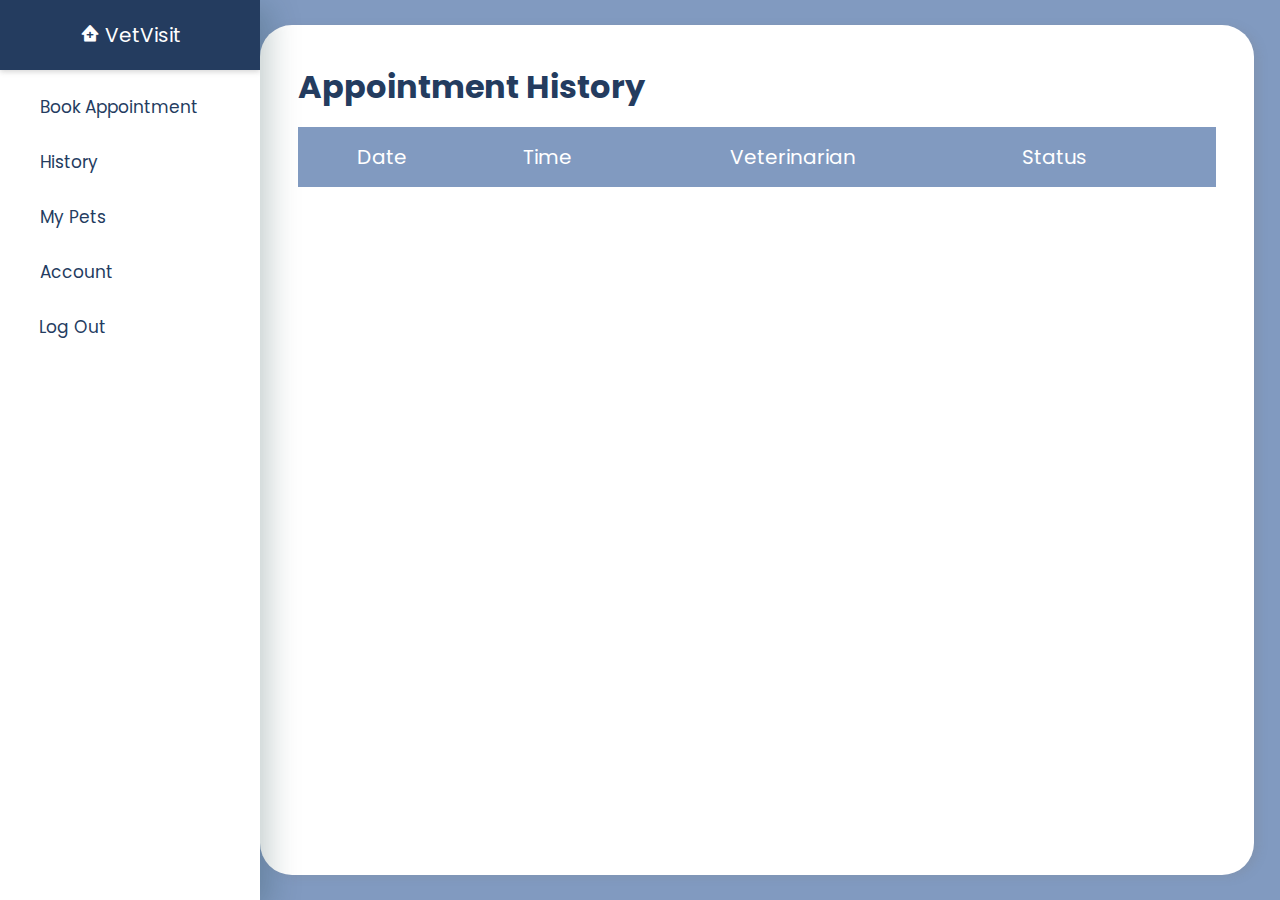
<file: pages/client-page/client-history.html>
<!DOCTYPE html>
<html lang = "en">
<head>
    <meta charset="UTF=8">
    <meta http-equiv="X-UA-Compatible" content="IE=edge">
    <meta name="viewport" content="width=device-width, initial scale=1.0">
    <title>VetVisit Web App</title>
    <link rel="icon" href="../../assets/img/VetVisitIcon.svg" type="image/x-icon">

    <link rel="stylesheet" href="https://fonts.googleapis.com/css2?family=Material+Symbols+Rounded:opsz,wght,FILL,GRAD@20..48,100..700,0..1,-50..200">

    <link rel="stylesheet" href="../../styles/clientstyles.css">

    <link rel="stylesheet" href="https://cdn.jsdelivr.net/npm/boxicons@latest/css/boxicons.min.css">

    <link rel="stylesheet" href="https://cdn.jsdelivr.net/npm/swiper@11/swiper-bundle.min.css" />
</head>

<body>
    <!--HamMenu-->
    <div class="bx bx-menu" id="dash-icon"></div>
    <!--SIDEBAR-->
    <div class="sidebar">
        <div class="lbl"><i class='bx bxs-clinic'></i> VetVisit</a></div>
        <ul>
            <li><a href="client-cal.html">Book Appointment</a></li>
            <li><a href="client-history.html">History</a></li>
            <li><a href="client-pets.html">My Pets</a></li>
            <li><a href="client-account.html">Account</a></li>
        </ul>
        <button id="logout">Log Out</button>
    </div>
    <!--HISTORY PANE-->
    <div class="container">
        <h1 class="history-title">Appointment History</h1>
        <div class="history-table">
            <table>
                <thead>
                    <tr>
                        <th>Date</th>
                        <th>Time</th>
                        <th>Veterinarian</th>
                        <th>Status</th>
                        <th></th>
                    </tr>
                    <tbody id = "tablebody">
                        <!--
                        <tr>
                            <td id="id" style="display: none;">insert date here</td>
                            <td id="date">insert date here</td>
                            <td id="descrip">Vaccination</td>
                            <td id="vetname">vet name</td>
                            <td id="stat">Pending</td>
                            <td><button id="view-deets">View Details</button></td>
                        </tr>
                        <tr>
                            <td>03-01-2001</td>
                            <td>Surgery</td>
                            <td>Dr. Lucy Pearl</td>
                            <td>Completed</td>
                            <td><button id="view-deets">View Details</button></td>
                        </tr>-->
                    </tbody>
                    <tfoot>
                    </tfoot>
                </thead>
            </table>
        </div>
    </div>

    <div id="climodal" class="modal">
        <div class="modal-content">
           <span class="close">&times;</span>
           <h1>Appointment Details</h1>
           <div class="appt-dts">
                <div class="appt-dts2">
                    <label>Date</label>
                    <div class="dts" id="date">
                        03-13-2001
                    </div>
                    <label>Time Slot</label>
                    <div class="dts" id="time">
                        3:00 - 4:00 PM
                    </div>
                    <label>Status</label>
                    <div class="dts" id="status">
                        Completed
                    </div>
                    <label>Description</label>
                    <div class="dts" id="des">
                        boomtarat tarat
                    </div>
                </div>
                <div class="appt-dts2">
                    
                    <label>Pet</label>
                    <div class="dts" id="pet">
                        MILO
                    </div>
                    <label>Veterinarian</label>
                    <div class="dts" id="vet">
                        Dr. Bosconovtich
                    </div>
                    <label>Remarks</label>
                    <div class="dts" id="remarks">
                        balik sa sabado teh
                    </div>
                    <label>Appointment ID</label>
                    <div class="dts" id="id">
                        ID
                    </div>
                </div>
            </div>
        </div>
    </div>
      
    <script>
        var modal = document.getElementById("climodal");
        //var btn = document.getElementById("view-deets");
        var span = document.getElementsByClassName("close")[0];
      
        //btn.onclick = function() {
        //    modal.style.display = "block";
        //}
      
        span.onclick = function() {
            modal.style.display = "none";
        }
      
        window.onclick = function(event) {
            if (event.target == modal) {
                modal.style.display = "none";
            }
        }

        document.addEventListener('DOMContentLoaded', loadPage);

        function loadPage() {
            // Check online status
            fetch('../../php/check_status.php')
            .then(response => response.json())
            .then(data => {
                if (data.email) {
                    email = data.email;
                    //alert(email);
                    loadAcc(email);
                }
                 else if (data.error){
                    window.location.href = 'sto.html'
                    exit();
                } else {

                }
            })
            .catch(error => {
                console.error('Error fetching data:', error);
            });
        }

        function loadAcc(email) {
            fetch('../../php/history.php')
                .then(response => response.json())
                .then(data => {
                    var i = 0;
                    data.forEach(jsonString => {
                        i++;
                        var jsonObject = JSON.parse(jsonString);
                        // Assuming you have a tbody element with the id "tablebody"
                        var tableBody = document.getElementById("tablebody");

                        // Example data for a new row
                        var newRowData = {
                            id: jsonObject.id,
                            date: jsonObject.date,
                            pet: jsonObject.pet,
                            des: jsonObject.des,
                            time: jsonObject.time,
                            vet: jsonObject.vet,
                            status: jsonObject.status,
                            remarks: jsonObject.remarks
                        };

                        // Create a new row
                        var newRow = document.createElement("tr");

                        // Create cells for the new row and set their content
                        for (var key in newRowData) {
                            var cell = document.createElement("td");
                            cell.id = key + i;
                            cell.textContent = newRowData[key];
                            if (key == 'id' || key == 'des' || key == 'remarks' || key == 'pet') {
                                cell.style = "display: none;";
                            }
                            newRow.appendChild(cell);
                        }

                        // Create a cell for the "View Details" button
                        var buttonCell = document.createElement("td");
                        var viewDetailsButton = document.createElement("button");
                        viewDetailsButton.textContent = "View Details";
                        viewDetailsButton.id = "view-deets" + i;

                        viewDetailsButton.addEventListener("click", (function(index) {
                            return function() {
                                modal.style.display = "flex";
                                modal.style.alignItems = "center";
                                modal.style.justifyContent = "center";
                                document.getElementById("id").textContent = document.getElementById("id" + index).textContent;
                                document.getElementById("date").textContent = document.getElementById("date" + index).textContent;
                                document.getElementById("pet").textContent = "PET ID: " + document.getElementById("pet" + index).textContent;
                                document.getElementById("des").textContent = document.getElementById("des" + index).textContent;
                                document.getElementById("time").textContent = document.getElementById("time" + index).textContent;
                                document.getElementById("vet").textContent = document.getElementById("vet" + index).textContent;
                                document.getElementById("status").textContent = document.getElementById("status" + index).textContent;
                                document.getElementById("remarks").textContent = document.getElementById("remarks" + index).textContent;
                            };
                        })(i));

                        buttonCell.appendChild(viewDetailsButton);
                        newRow.appendChild(buttonCell);

                        // Append the new row to the table body
                        tableBody.appendChild(newRow);
                    });



                })
                .catch(error => {
                    console.error("Error fetching data:", error);
                });

        }


      </script>
    <script src="../../scripts/logout.js"></script>
</body>
</file>
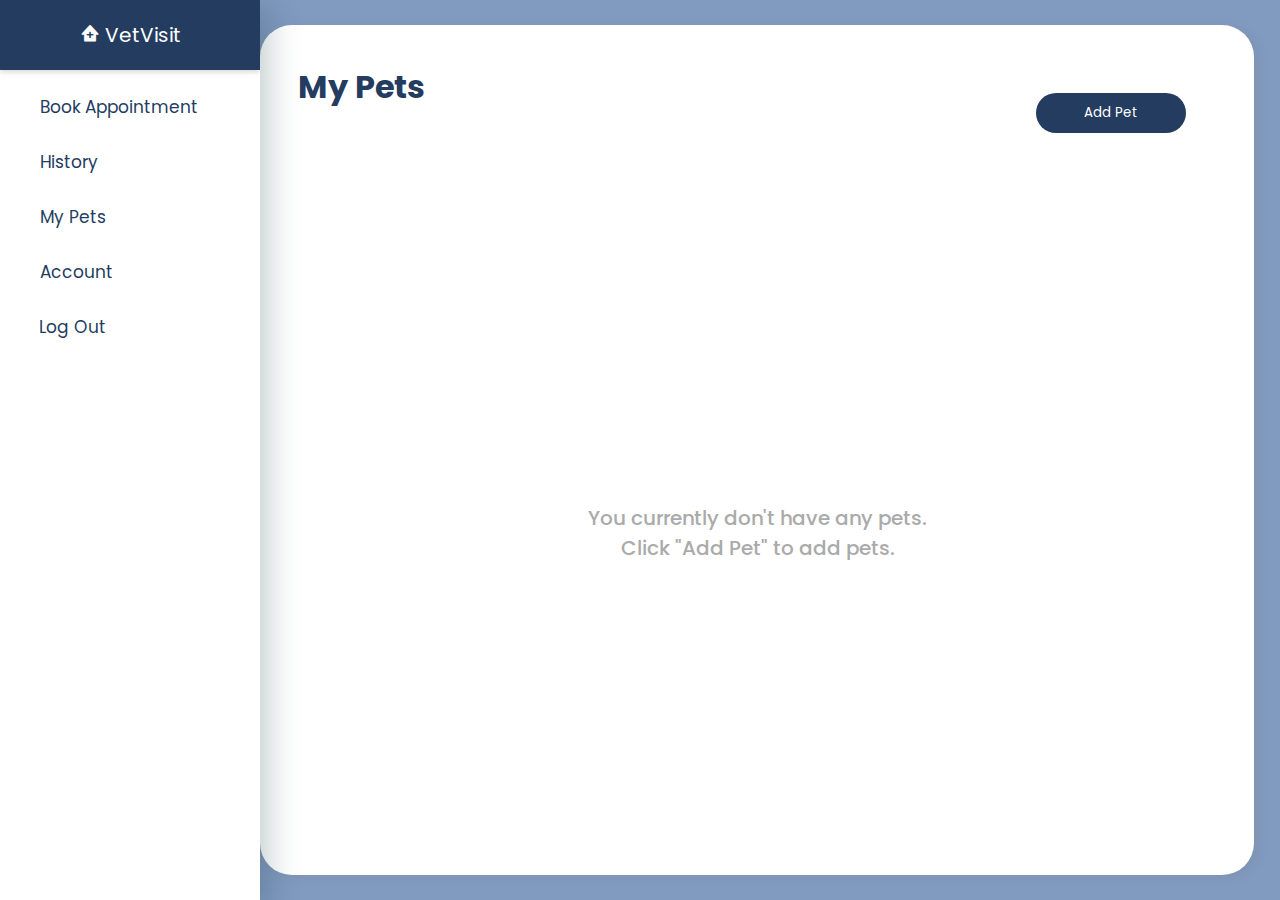
<file: pages/client-page/client-pets.html>
<!DOCTYPE html>
<html lang = "en">
<head>
    <meta charset="UTF=8">
    <meta http-equiv="X-UA-Compatible" content="IE=edge">
    <meta name="viewport" content="width=device-width, initial scale=1.0">
    <title>VetVisit Web App</title>
    <link rel="icon" href="../../assets/img/VetVisitIcon.svg" type="image/x-icon">

    <link rel="stylesheet" href="https://fonts.googleapis.com/css2?family=Material+Symbols+Rounded:opsz,wght,FILL,GRAD@20..48,100..700,0..1,-50..200">

    <link rel="stylesheet" href="../../styles/clientstyles.css">

    <link rel="stylesheet" href="https://cdn.jsdelivr.net/npm/boxicons@latest/css/boxicons.min.css">

    <link rel="stylesheet" href="https://cdn.jsdelivr.net/npm/swiper@11/swiper-bundle.min.css" />
</head>

<body>
    <!--HamMenu-->
    <div class="bx bx-menu" id="dash-icon"></div>
    <!--SIDEBAR-->
    <div class="sidebar">
        <div class="lbl"><i class='bx bxs-clinic'></i> VetVisit</a></div>
        <ul>
            <li><a href="client-cal.html">Book Appointment</a></li>
            <li><a href="client-history.html">History</a></li>
            <li><a href="client-pets.html">My Pets</a></li>
            <li><a href="client-account.html">Account</a></li>
        </ul>
        <button id="logout">Log Out</button>
    </div>
    
    <script src="../../scripts/logout.js"></script>

    <div class="container">
        <div class="pet-header">
            <h1>My Pets</h1>
            <div class="pet-header-buttons">
                <button class="profbtn" id="add-pet">Add Pet</button>
            </div>
        </div>
        <div class="pet-cont-grp">
            <div class="pet-cont-indv" onclick="viewpetModal(1)" id = "pet1" style="display: none;">
                <img src="../../assets/img/emptypetpic.JPG" class="pet-pic" id="petpic1">
                <h2 id="petid1" style="display: none;">PetId:35</h2>
                <h5 id="petid1-display" >Pet ID: 35</h2>
                <h2 id="petage1" style="display: none;">Pet Age</h2>
                <h2 id="petname1">Pet Name</h2>
                <span id="pettype1">Pet Type</span>
            </div>
            <div class="pet-cont-indv" onclick="viewpetModal(2)" id = "pet2" style="display: none;">
                <img src="../../assets/img/emptypetpic.JPG" class="pet-pic" id="petpic2">
                <h2 id="petid2" style="display: none;">Pet Id</h2>
                <h5 id="petid2-display" >Pet ID: 35</h2>
                <h2 id="petage2" style="display: none;">Pet Age</h2>
                <h2 id="petname2">Pet Name</h2>
                <span id="pettype2">Pet Type</span>
            </div>
            <div class="pet-cont-indv" onclick="viewpetModal(3)" id = "pet3" style="display: none;">
                <img src="../../assets/img/emptypetpic.JPG" class="pet-pic" id="petpic3">
                <h2 id="petid3" style="display: none;">Pet Id</h2>
                <h5 id="petid3-display" >Pet ID: 35</h2>
                <h2 id="petage3" style="display: none;">Pet Age</h2>
                <h2 id="petname3">Pet Name</h2>
                <span id="pettype3">Pet Type</span>
            </div>
            <div class="pet-cont-indv" onclick="viewpetModal(4)" id = "pet4" style="display: none;">
                <img src="../../assets/img/emptypetpic.JPG" class="pet-pic" id="petpic4">
                <h2 id="petid4" style="display: none;">Pet Id</h2>
                <h5 id="petid4-display" >Pet ID: 35</h2>
                <h2 id="petage4" style="display: none;">Pet Age</h2>
                <h2 id="petname4">Pet Name</h2>
                <span id="pettype4">Pet Type</span>
            </div>
            <div class="pet-cont-indv" onclick="viewpetModal(5)" id = "pet5" style="display: none;">
                <img src="../../assets/img/emptypetpic.JPG" class="pet-pic" id="petpic5">
                <h2 id="petid5" style="display: none;">Pet Id</h2>
                <h5 id="petid5-display" >Pet ID: 35</h2>
                <h2 id="petage5" style="display: none;">Pet Age</h2>
                <h2 id="petname5">Pet Name</h2>
                <span id="pettype5">Pet Type</span>
            </div>
            <div class="pet-cont-indv" onclick="viewpetModal(6)" id = "pet6" style="display: none;">
                <img src="../../assets/img/emptypetpic.JPG" class="pet-pic" id="petpic6">
                <h2 id="petid6" style="display: none;">Pet Id</h2>
                <h5 id="petid6-display" >Pet ID: 35</h2>
                <h2 id="petage6" style="display: none;">Pet Age</h2>
                <h2 id="petname6">Pet Name</h2>
                <span id="pettype6">Pet Type</span>
            </div>
            <div class="pet-cont-indv" onclick="viewpetModal(7)" id = "pet7" style="display: none;">
                <img src="../../assets/img/emptypetpic.JPG" class="pet-pic" id="petpic7">
                <h2 id="petid7" style="display: none;">Pet Id</h2>
                <h5 id="petid7-display" >Pet ID: 35</h2>
                <h2 id="petage7" style="display: none;">Pet Age</h2>
                <h2 id="petname7">Pet Name</h2>
                <span id="pettype7">Pet Type</span>
            </div>
            <div class="pet-cont-indv" onclick="viewpetModal(8)" id = "pet8" style="display: none;">
                <img src="../../assets/img/emptypetpic.JPG" class="pet-pic" id="petpic8">
                <h2 id="petid8" style="display: none;">Pet Id</h2>
                <h5 id="petid8-display" >Pet ID: 35</h2>
                <h2 id="petage8" style="display: none;">Pet Age</h2>
                <h2 id="petname8">Pet Name</h2>
                <span id="pettype8">Pet Type</span>
            </div>
            <div class="pet-cont-indv" onclick="viewpetModal(9)" id = "pet9" style="display: none;">
                <img src="../../assets/img/emptypetpic.JPG" class="pet-pic" id="petpic9">
                <h2 id="petid9" style="display: none;">Pet Id</h2>
                <h5 id="petid9-display" >Pet ID: 35</h2>
                <h2 id="petage9" style="display: none;">Pet Age</h2>
                <h2 id="petname9">Pet Name</h2>
                <span id="pettype9">Pet Type</span>
            </div>
            <div class="pet-cont-indv" onclick="viewpetModal(10)" id = "pet10" style="display: none;">
                <img src="../../assets/img/emptypetpic.JPG" class="pet-pic" id="petpic10">
                <h2 id="petid10" style="display: none;">Pet Id</h2>
                <h5 id="petid10-display" >Pet ID: 35</h2>
                <h2 id="petage10" style="display: none;">Pet Age</h2>
                <h2 id="petname10">Pet Name</h2>
                <span id="pettype10">Pet Type</span>
            </div>
            <div class="pet-cont-indv" onclick="viewpetModal(11)" id = "pet11" style="display: none;">
                <img src="../../assets/img/emptypetpic.JPG" class="pet-pic" id="petpic11">
                <h2 id="petid11" style="display: none;">Pet Id</h2>
                <h5 id="petid11-display" >Pet ID: 35</h2>
                <h2 id="petage11" style="display: none;">Pet Age</h2>
                <h2 id="petname11">Pet Name</h2>
                <span id="pettype11">Pet Type</span>
            </div>
            <div class="pet-cont-indv" onclick="viewpetModal(12)" id = "pet12" style="display: none;">
                <img src="../../assets/img/emptypetpic.JPG" class="pet-pic" id="petpic12">
                <h2 id="petid12" style="display: none;">Pet Id</h2>
                <h5 id="petid12-display" >Pet ID: 35</h2>
                <h2 id="petage12" style="display: none;">Pet Age</h2>
                <h2 id="petname12">Pet Name</h2>
                <span id="pettype12">Pet Type</span>
            </div>
        </div>
        <div class="no-pets" id="nopets">
            You currently don't have any pets.<br>Click "Add Pet" to add pets.
        </div>
    </div>

    <div id="addpetmodal" class="modal">
        <div class="modal-content">
           <span class="close">&times;</span>
           <h1>Add Pet</h1>
           <div class="pet-dts">
                <div class="pettab1">
                    <img src="../../assets/img/emptypetpic.JPG" class="acc-pic" id="add-pet-pic" width="150">
                    <button class="profbtn" id="upd-petpic">Upload<br>Pet's Photo</button>
                    <input type="file" id="fileInput" accept="image/*" style="display: none;" required>
                </div>
                <div class="pettab2">
                    <div class="cred-box">
                        <label>Name</label>
                        <form class="form-element">
                            <input type="text" id="addpetname" placeholder="Enter pet's name">
                        </form>
                        <label>Pet Type</label>
                        <form class="form-element">
                            <input type="text" id="addpettype" placeholder="(e.g. dog, cat, etc.)">
                        </form>
                        <label>Pet Age</label>
                        <form class="form-element">
                            <input type="text" id="addpetage" placeholder="Enter pet's age">
                        </form>
                    </div>
                    <div class="trailbuttons">
                        <button class="ADDPET-BUTTON" id="add-pet-btn">Add Pet</button>
                    </div>
                </div>
            </div>
        </div>
    </div>

    <div id="viewpetmodal" class="vmodal">
        <div class="modal-content">
           <span class="close1" id="close1">&times;</span>
           <h1>Pet Details</h1>
           <div class="pet-dts">
                <div class="vpettab1">
                    <img src="../../assets/img/emptypetpic.JPG" class="acc-pic" id="new-pet-pic" width="150">
                    <button class="profbtn" id="new-petpic">Update<br>Pet's Photo</button>
                    <input type="file" id="fileInput2" accept="image/*" style="display: none;" required>
                </div>
                <div class="vpettab2">
                    <div class="cred-box">
                        <label>Name</label>
                        <div class="updcreds">
                            <input type="text" id="newpetname" class="editableinput" value="Pet Name">
                            <button class="profbtn" id="upd-petname">Update</button>
                        </div>
                        <label>Pet Type</label>
                        <div class="updcreds">
                            <input type="text" id="newpettype" class="editableinput" value="Pet Type">
                            <button class="profbtn" id="upd-pettype">Update</button>
                        </div>
                        <label>Age</label>
                        <div class="updcreds">
                            <input type="text" id="newpetage" class="editableinput" value="Pet Age">
                            <button class="profbtn" id="upd-petage">Update</button>
                        </div>
                    </div>
                    <div class="trailbuttons">
                        <button class="profbtn" id="remove-pet-btn">Remove Pet</button>
                    </div>
                </div>
            </div>
        </div>
    </div>
      
    <script>

        var addpmodal = document.getElementById("addpetmodal");
        var btn = document.getElementById("add-pet");
        var viewpmodal = document.getElementById("viewpetmodal");

        var span = document.getElementsByClassName("close")[0];
        var span1 = document.getElementsByClassName("close1")[0];

        var upd_pic = document.getElementById("upd-petpic");
        var pic_selector = document.getElementById("fileInput");

        var addpetbtn = document.getElementById("add-pet-btn");
        //var petcount = 0;

        const obj = {
          _petcount: 0, 

          get petcount() {
            return this._petcount;
          },

          set petcount(value) {
            this._petcount = value;
            this.triggerChangeEvent();
          },

          triggerChangeEvent() {
            if (this._petcount > 0){
                document.getElementById("nopets").style = "display: none;";
            } else {
                document.getElementById("nopets").style = "";
            }
          }
        };

        var upd_petname = document.getElementById("upd-petname");
        var upd_pettype = document.getElementById("upd-pettype");
        var upd_petage = document.getElementById("upd-petage");
        var upd_petpic = document.getElementById("upd-petpic");
        var remove = document.getElementById("remove-pet-btn");

        document.getElementById("fileInput2").addEventListener("change", function(){

            if (document.getElementById("fileInput2").files.length > 0) {
                //alert("hi");    
                var file = document.getElementById("fileInput2").files[0];

                var reader = new FileReader();
                reader.onload = function (e) {
                    // Display the selected image in the preview
                    document.getElementById("new-pet-pic").src = e.target.result;
                    var base64Image = e.target.result.split(',')[1];
                    //alert(petno);
                    fetch('../../php/pet_update.php', {
                        method: 'POST',
                        headers: {
                            'Content-Type': 'application/json'
                        },
                        body: JSON.stringify({ photo: base64Image, petno: petno})
                    })
                    //.then(response => response.json())
                    //.then(data => {
                    //    alert(data.message);
                    //    loadPage();
                    //})
                    //.catch(error => {
                    //    console.error('Error:', error);
                    //});

                };
                reader.readAsDataURL(file);
                loadPage();
                alert("Photo updated successfully!");
            }   
        })

        var email;
        var petno;
      
        btn.onclick = function() {
            //alert(petcount)
            if (obj.petcount == 12){
                alert("Maximum number of pets reached!");
                return 0;
            }
            addpmodal.style.display = "flex";
            addpmodal.style.alignItems = "center";
            addpmodal.style.justifyContent = "center";
        }
      
        span.onclick = function() {
            addpmodal.style.display = "none";
        }
      
        span1.onclick = function() {
            viewpmodal.style.display = "none";
        }

        function viewpetModal(id) {
            viewpmodal.style.display = "flex";
            viewpmodal.style.alignItems = "center";
            viewpmodal.style.justifyContent = "center";
            var petid = "petid" + id;
            petno = document.getElementById(petid).textContent;
            document.getElementById("newpetname").value = document.getElementById("petname" + id).textContent;
            document.getElementById("newpettype").value = document.getElementById("pettype" + id).textContent;
            document.getElementById("newpetage").value = document.getElementById("petage" + id).textContent;
            document.getElementById("new-pet-pic").src = document.getElementById("petpic" + id).src;
        }

        function loadPage() {
            // Check online status
            fetch('../../php/check_status.php')
            .then(response => response.json())
            .then(data => {
                if (data.email) {
                    email = data.email;
                    //alert(email);
                    loadAcc(email);
                }
                 else if (data.error){
                    window.location.href = 'sto.html'
                    exit();
                } else {

                }
            })
            .catch(error => {
                console.error('Error fetching data:', error);
            });

            
        }

        function loadAcc(email) {
            fetch('../../php/loadpets.php')
                .then(response => response.json())
                .then(data => {
                    if (data && data.length > 0) {
                        var i = 0;
                        data.forEach(jsonString => {
                            i++;
                            var jsonObject = JSON.parse(jsonString);
                            var fullString = "data:image/jpeg;base64/9j/4AAQSkZJRg...";
                            var pfp = fullString.substring(fullString.indexOf(',') + 1);
                            document.getElementById("pet" + i).style = '';
                            document.getElementById("petid" + i).textContent = jsonObject.petno;
                            document.getElementById("petid" + i + "-display").textContent = "PET ID: " + jsonObject.petno;
                            document.getElementById("petname" + i).textContent = jsonObject.name;
                            document.getElementById("pettype" + i).textContent = jsonObject.type;
                            document.getElementById("petage" + i).textContent = jsonObject.age;
                            document.getElementById("petpic" + i).src = "data:image/png;base64," + jsonObject.pfp;
                        });
                        obj.petcount = i;
                    } else {
                        obj.petcount = 0;
                    }
                })
                .catch(error => {
                    console.error("Error fetching data:", error);
                });
        }

        document.addEventListener('DOMContentLoaded', loadPage);
        pic_selector.addEventListener("change", handleFileInput);
        addpetbtn.addEventListener("click", function(){
            var name = document.getElementById("addpetname").value;
            var type = document.getElementById("addpettype").value;
            var age = document.getElementById("addpetage").value;
            var regex = /^\d+$/;

            if (name == null || name == ''){
                alert("Pet name cannot be empty!");
                return 0;
            } else if (age < 0 || age > 200 || !regex.test(age)){
                alert("Allowed values for age are 0 to 200.");
                return 0;
            } else if (type == null || type == ''){
                alert("Pet type cannot be empty!");
                return 0;
            }

            if (fileInput.files.length > 0) {


                var reader = new FileReader();

                // Event listener for when the FileReader has read the file
                reader.onload = function (event) {
                    // Get the base64 encoded string
                    var base64Image = event.target.result.split(',')[1];

                    // Use the base64Image as needed
                    console.log(base64Image);

                    // Set the pfp variable here
                    var pfp = base64Image;
                    var profile = {
                        pfp: pfp,
                        name: name,
                        type: type,
                        age: age
                    };

                    fetch('../../php/addpet.php', {
                        method: 'POST',
                        headers: {
                            'Content-Type': 'application/json'
                        },
                        body: JSON.stringify(profile)
                    })
                    .then(response => response.json())
                    .then(data => {
                        if (data.success) {
                            alert("Pet added successfully!");
                            document.getElementById("addpetname").value = '';
                            document.getElementById("addpettype").value = '';
                            document.getElementById("addpetage").value = '';
                            addpmodal.style.display = "none";
                            loadPage();
                            //window.location.reload();
                        } else {
                            alert(data.message);
                        }
                    })
                    .catch(error => {
                        console.error('Error:', error);
                    });
                };

                // Read the file as a data URL (base64 encoding)
                reader.readAsDataURL(fileInput.files[0]);

            } else {
                fetch("../../assets/img/emptypetpic.JPG")
                .then(response => response.blob())
                .then(blob => {
                    // Create a new FileReader
                    var reader = new FileReader();

                    // Event listener for when the FileReader has read the blob
                    reader.onload = function () {
                        // Get the base64 encoded string
                        var base64Image = reader.result.split(',')[1];
                        
                        // Example data
                        var profile = {
                            pfp: base64Image,
                            name: name,
                            type: type,
                            age: age
                        };

                        // Make the fetch request
                        fetch('../../php/addpet.php', {
                            method: 'POST',
                            headers: {
                                'Content-Type': 'application/json'
                            },
                            body: JSON.stringify(profile)
                        })
                            .then(response => response.json())
                            .then(data => {
                                if (data.success) {
                                    alert("Pet added successfully!");
                                    document.getElementById("addpetname").value = '';
                                    document.getElementById("addpettype").value = '';
                                    document.getElementById("addpetage").value = '';
                                    addpmodal.style.display = "none";
                                    loadPage();
                                    //window.location.reload();
                                } else {
                                    alert(data.message);
                                }
                            })
                            .catch(error => {
                                console.error('Error:', error);
                            });
                    };

                    // Read the blob as a data URL (base64 encoding)
                    reader.readAsDataURL(blob);

                })
            }
        });

        upd_pic.addEventListener('click', function(){
            pic_selector.click()
        })

        function handleFileInput() {
            var fileInput = document.getElementById("fileInput");

            if (fileInput.files.length > 0) {
                //alert("hi");    
                var file = fileInput.files[0];

                var reader = new FileReader();
                reader.onload = function (e) {
                    // Display the selected image in the preview
                    document.getElementById("add-pet-pic").src = e.target.result;
                    //alert(document.getElementById("pet-pic").src);
                    //document.getElementById("previewContainer").style.display = "block";

                    // Auto crop the largest square at the center of the image
                    //autoCropImage(e.target.result);
                };
                reader.readAsDataURL(file);
            } else {
                //alert("Please select a file.");
            }
        }

        upd_petname.addEventListener('click', function (){
            var newname = document.getElementById("newpetname").value;
            if ( newname == null || newname == ''){
                alert("Please enter a valid pet name!");
                return 0;
            }
            fetch('../../php/pet_update.php',{
                method: 'POST',
                headers: {
                    'Content-Type': 'application/json',
                },
                body: JSON.stringify({ name: newname, petno: petno })
            })
            .then(response => response.json())
            .then(data => {
                    alert(data.message);
                    loadPage();
            })
            .catch(error => {
                //alert()
                console.error('Error:', error);
            });
        });

        upd_pettype.addEventListener('click', function (){
            var newtype = document.getElementById("newpettype").value;
            if ( newtype == null || newtype == ''){
                alert("Please enter a valid pet type!");
                return 0;
            }
            fetch('../../php/pet_update.php',{
                method: 'POST',
                headers: {
                    'Content-Type': 'application/json',
                },
                body: JSON.stringify({ type: newtype, petno: petno })
            })
            .then(response => response.json())
            .then(data => {
                    alert(data.message);
                    loadPage();
            })
            .catch(error => {
                //alert()
                console.error('Error:', error);
            });
        });

        upd_petage.addEventListener('click', function (){
            var newage = document.getElementById("newpetage").value;
            var regex = /^[0-9]+$/;
            if (!regex.test(newage) || newage < 0 || newage > 200){
                alert("Please enter a valid age! Include numeric characters between 0 and 200 only");
                return 0;
            }
            fetch('../../php/pet_update.php',{
                method: 'POST',
                headers: {
                    'Content-Type': 'application/json',
                },
                body: JSON.stringify({ age: newage, petno: petno })
            })
            .then(response => response.json())
            .then(data => {
                    alert(data.message);
                    loadPage();
            })
            .catch(error => {
                //alert()
                console.error('Error:', error);
            });
        });

        document.getElementById("new-petpic").addEventListener('click', function(){
            //alert("hhah");
            document.getElementById("fileInput2").click();
        })

        remove.addEventListener('click', function() {
            var confirm = window.confirm("Are you sure you want to remove this pet?");
            if (confirm){
                fetch('../../php/pet_delete.php',{
                    method: 'POST',
                    headers: {
                        'Content-Type': 'application/json',
                    },
                    body: JSON.stringify({ petno: petno })
                })
                .then(response => response.json())
                .then(data => {
                        alert(data.message);
                        window.location.reload()
                        //loadPage();
                })
                .catch(error => {
                    //alert()
                    console.error('Error:', error);
                });
                //document.getElementById("close1").click();
            } else {
                return 0;
            }

        });
    </script>
</body>
</file>
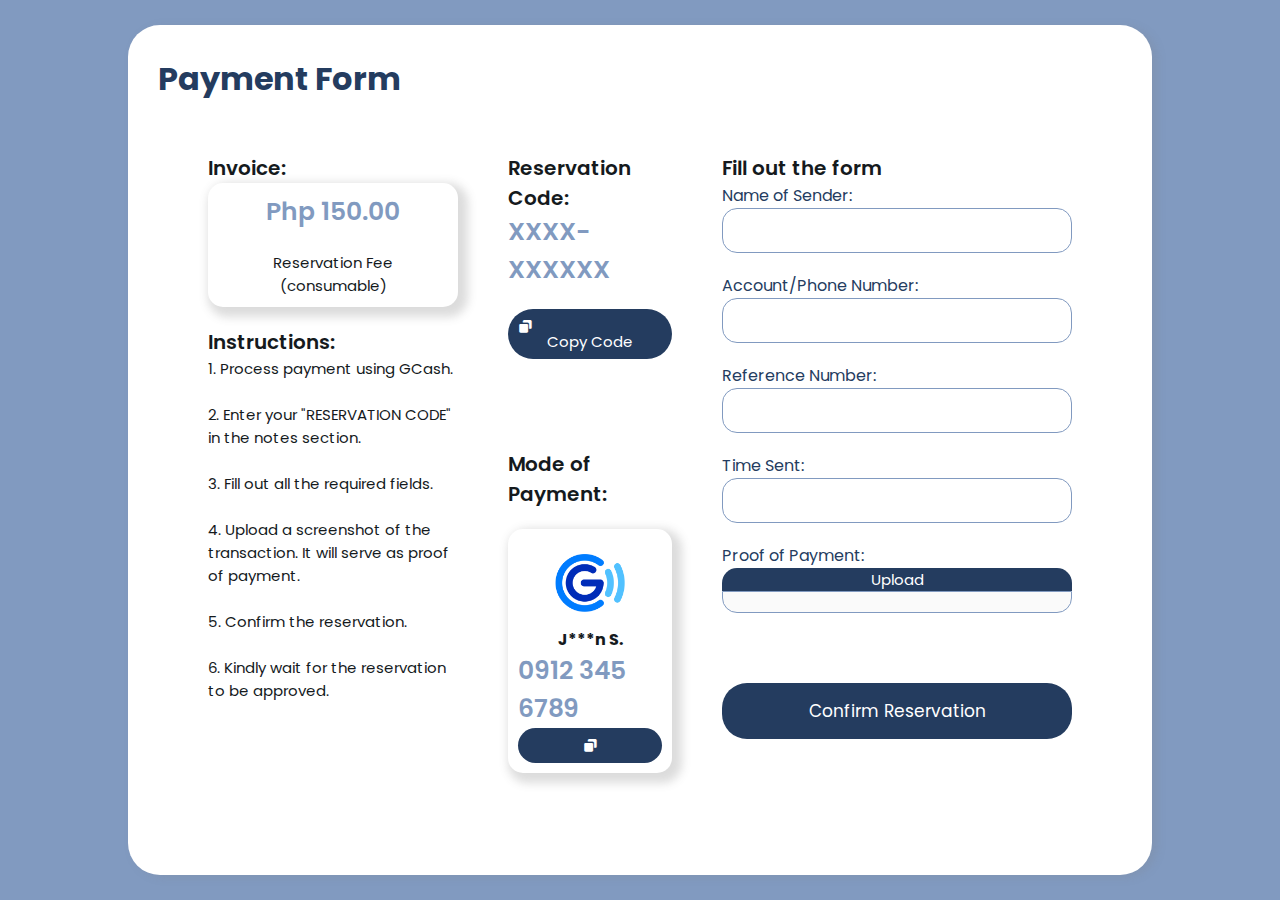
<file: pages/client-page/paymentpage.html>
<!DOCTYPE html>
<html lang = "en">
<head>
    <meta charset="UTF=8">
    <meta http-equiv="X-UA-Compatible" content="IE=edge">
    <meta name="viewport" content="width=device-width, initial scale=1.0">
    <title>VetVisit Web App</title>
    <link rel="icon" href="../../assets/img/VetVisitIcon.svg" type="image/x-icon">

    <link rel="stylesheet" href="https://fonts.googleapis.com/css2?family=Material+Symbols+Rounded:opsz,wght,FILL,GRAD@20..48,100..700,0..1,-50..200">

    <link rel="stylesheet" href="../../styles/clientstyles.css">

    <link rel="stylesheet" href="../../styles/client-calstyles.css">

    <!--<link rel="stylesheet" href="../../styles/dropdown.css">-->

    <link rel="stylesheet" href="https://cdn.jsdelivr.net/npm/boxicons@latest/css/boxicons.min.css">

    <link rel="stylesheet" href="https://cdn.jsdelivr.net/npm/swiper@11/swiper-bundle.min.css" />
    <link
    rel="stylesheet"
    href="https://cdnjs.cloudflare.com/ajax/libs/font-awesome/5.13.0/css/all.min.css"
  />
  <link
    href="https://fonts.googleapis.com/css2?family=Quicksand:wght@300;400;500;600;700&display=swap"
    rel="stylesheet"
  />


</head>

<body>

    <div class="pay-container">
        <h1>Payment Form</h1>
        <div class="con-div0">
            <div class="con-div1">
                <h2>Invoice:</h2>
                    <div class="invoicetab">
                    <p>Php 150.00</p>
                    <span>Reservation Fee</span>
                    <span>(consumable)</span>
                </div>

                <h2>Instructions:</h2>
                <span>1. Process payment using GCash.
                    <br><br>2. Enter your "RESERVATION CODE" in the notes section.
                    <br><br>3. Fill out all the required fields.
                    <br><br>4. Upload a screenshot of the transaction. It will serve as proof of payment.
                    <br><br>5. Confirm the reservation.
                    <br><br>6. Kindly wait for the reservation to be approved.
                </span>
            </div>
            <div class="con-div4">
                <h2>Reservation Code:</h2>
                <p id="reservation-code">XXXX-XXXXXX 
                </p>
                <a href="#" class='bx bxs-copy' id="copyref" onclick="copyResCode()"><span>Copy Code</span></a>
                <h2>Mode of Payment:</h2>
                <div class="pay-mods">
                    <div class="mod-con">
                        <img src="../../assets/img/gcash.png">
                        <strong>J***n S.</strong>
                        <p id="gcashnum">0912 345 6789
                            <a href="#" class='bx bxs-copy' id="copygcash" onclick="copyGCash()"></a>
                        </p>
                    </div>
                </div>

            </div>
            <div class="con-div3">
                <h2>Fill out the form</h2>
                <div class="con-div2">
                    <label>Name of Sender:</label>
                    <input class="payin" id="pay-sender">
                </div>
                <div class="con-div2">
                    <label>Account/Phone Number:</label>
                    <input class="payin" id="pay-accno" inputmode="numeric" pattern="[0-9]*">
                </div>
                <div class="con-div2">
                    <label>Reference Number:</label>
                    <input class="payin" id="pay-refno">
                </div>
                <div class="con-div2">
                    <label>Time Sent:</label>
                    <input class="payin" id="pay-time">
                </div>
                <div class="con-div2">
                    <label>Proof of Payment:</label>
                    <button class="pay-btns" id="upload-pop">Upload</button>
                    <input class="payin" id="pay-pop" style="text-align: center" disabled>
                    <input type="file" id="fileInput" accept="image/*" style="display: none;" required>
                </div>
                <button class="pay-btns" id="set-appt-confirm">Confirm Reservation</button>
            </div>
        </div>
    </div>

    <script>
        document.getElementById("pay-accno").addEventListener("input", function () {
            this.value = this.value.replace(/[^0-9]/g, '');
        });
        /**
        fetch('../../php/payment.php',{
            method: 'POST',
            headers: {
               'Content-Type': 'application/json',
            },
            body: JSON.stringify(),
        })
        .then(response => response.json())
        .then(data => {
            console.log("HAHA" + data.text());
        })**/

        function copyResCode() {
            var content = document.getElementById('reservation-code');
            var range = document.createRange();
            range.selectNode(content);
            window.getSelection().removeAllRanges();
            window.getSelection().addRange(range);
            document.execCommand('copy');
            window.getSelection().removeAllRanges();
            alert('Content copied!');
        }

        function copyGCash() {
            var content = document.getElementById('gcashnum');
            var range = document.createRange();
            range.selectNode(content);
            window.getSelection().removeAllRanges();
            window.getSelection().addRange(range);
            document.execCommand('copy');
            window.getSelection().removeAllRanges();
            alert('Content copied!');
        }

        document.getElementById("upload-pop").addEventListener('click', function(){
                //alert("click");
                fileInput.click();
            })

        var encodedImage;

        fileInput.addEventListener('change', function(){
            var reader = new FileReader();
            reader.onload = function (event) {
                // Get the base64 encoded string
                var base64Image = event.target.result.split(',')[1];
                encodedImage = base64Image;
                //alert(encodedImage);
           }

            reader.readAsDataURL(fileInput.files[0]);
            document.getElementById("pay-pop").value = fileInput.files[0].name;
            
        })

        document.getElementById("set-appt-confirm").addEventListener('click',function(){
            if (document.getElementById("set-appt-confirm").textContent == "Go to appointments history."){
                window.location.href = 'client-history.html';
                return 0;
            }
            var sender = document.getElementById("pay-sender").value;
            var accno = document.getElementById("pay-accno").value;
            var refno = document.getElementById("pay-refno").value;
            var time = document.getElementById("pay-time").value;
            var fileInput = document.getElementById("fileInput");

            if (sender == null || sender == '' || accno == null || accno == '' || refno == null || refno == '' || time == null || time == '' || fileInput.files.length == 0){
                alert("All fields are required!");
                return 0;
            }
            //alert("Congrats");

            fetch('../../php/submitAppt.php',{
                method: 'POST',
                headers: {
                    'Content-Type': 'application/json',
                }
            })
            .then(response => response.json())
            .then(data => {
                if (data.success == true){
                    alert(data.message + " Please wait for confirmations in your history tab.");
                    var REFID = data.id;
                    document.getElementById("reservation-code").textContent = REFID;
                    fetch('../../php/submitPayment.php',{
                        method: 'POST',
                        headers: {
                            'Content-Type': 'application/json',
                        },
                        body: JSON.stringify({receipt: encodedImage, sender: sender, accno: accno, refno: refno, time: time, id: REFID }),
                    })
                    .then(response1 => response1.json)
                    .then(data1 => {
                        alert("Payment posted. Please wait for approval. Keep your reference number.")
                        console.log(data1.message);
                        document.getElementById("set-appt-confirm").textContent = "Go to appointments history.";
                        //window.location.href = 'client-account.html';
                    })
                }
            })
            //alert("Reservation posted! Please wait for confirmations in your history tab!");

        })
    </script>
</body>
</file>
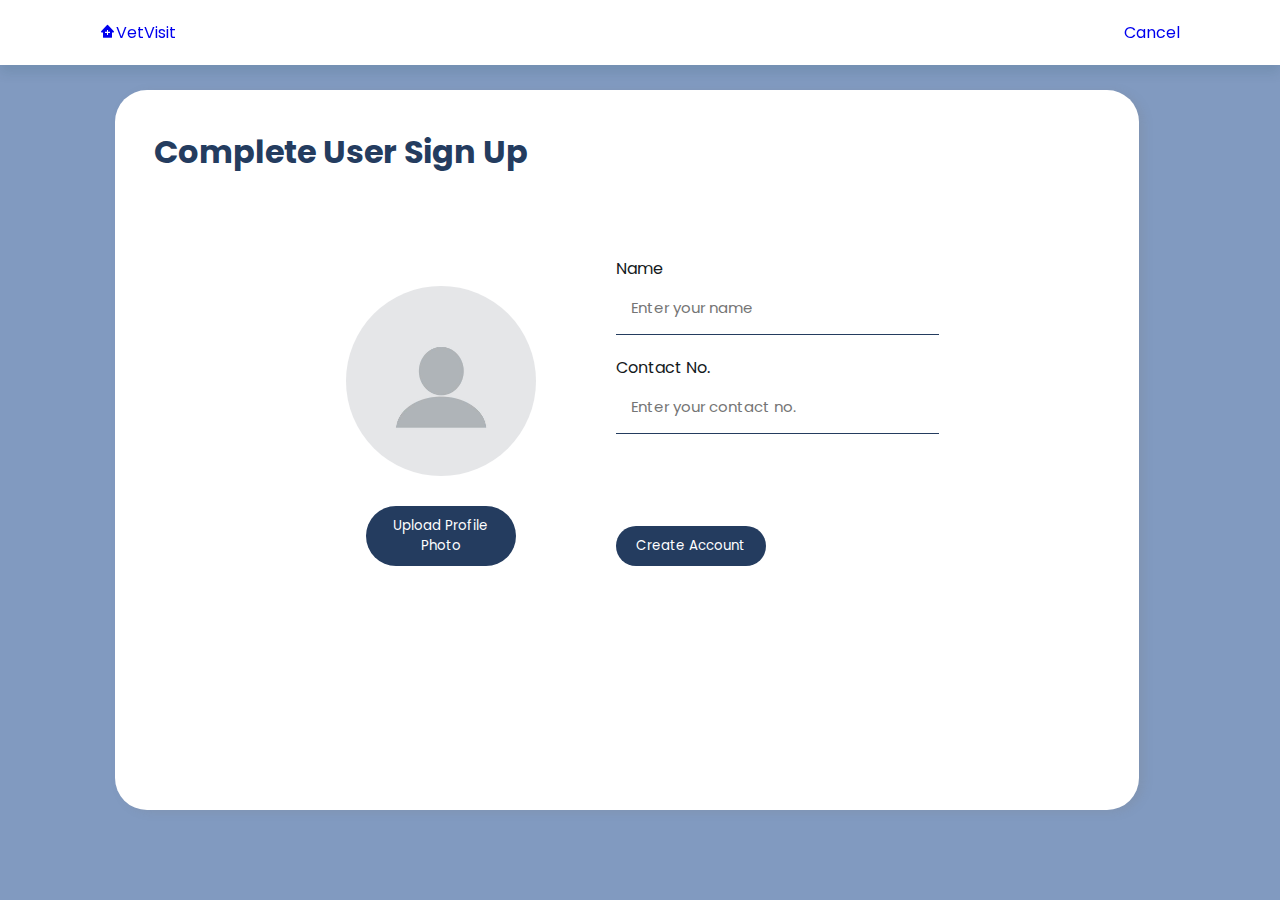
<file: pages/client-page/user-reg.html>
<!DOCTYPE html>
<html lang = "en">
<head>
    <meta charset="UTF=8">
    <meta http-equiv="X-UA-Compatible" content="IE=edge">
    <meta name="viewport" content="width=device-width, initial scale=1.0">
    <title>VetVisit Web App</title>
    <link rel="icon" href="../../assets/img/VetVisitIcon.svg" type="image/x-icon">

    <link rel="stylesheet" href="../../styles/clientstyles.css">

    <link rel="stylesheet" href="https://cdn.jsdelivr.net/npm/boxicons@latest/css/boxicons.min.css">

    <link rel="stylesheet" href="https://cdn.jsdelivr.net/npm/swiper@11/swiper-bundle.min.css" />
</head>
<body class="body-signup">
    <header>
        <!--Logo-->
        <a href="#" class="logo"><i class='bx bxs-clinic'></i>VetVisit</a>
        <ul class="signin">
            <list><a href="../../index.html">Cancel</a></list>
        </ul>
    </header>

    <div class="container cont-signup">
        <h1>Complete User Sign Up</h1>
        <div class="user-acc-body">
            <div class="profiletab1" id = "previewContainer">
                <img src="../../assets/img/emptypfp.jpg" class="acc-pic" id="acc-pic" width="150">
                <button class="profbtn" id="upd-pfp">Upload Profile Photo</button>
                <input type="file" id="fileInput" accept="image/*" style="display: none;" required>
            </div>
            <div class="profiletab2">
                <div class="cred-box">
                    <label>Name</label>
                    <form class="form-element">
                        <input type="text" id="client-name" placeholder="Enter your name">
                    </form>
                    <label>Contact No.</label>
                    <form class="form-element">
                        <input type="text" id="client-contactno" placeholder="Enter your contact no.">
                    </form>
                </div>
                <div class="trailbuttons">
                    <button class="profbtn" id="comp-signup">Create Account</button>
                </div>
            </div>
        </div>
    </div>
    <script>

        document.getElementById("upd-pfp").addEventListener("click", openFileInput);
        document.getElementById("comp-signup").addEventListener("click", saveProfile);
        document.getElementById("fileInput").addEventListener("change", handleFileInput);

        function saveProfile() {
            console.log("hi");
            //alert("start");
            var name = document.getElementById('client-name').value;
            var contact = document.getElementById('client-contactno').value;
            var file = fileInput.files[0];
            var formData = new FormData();
            var defpic = "../../assets/img/emptypfp.jpg";

            var regex = /^[0-9]+$/;
            if (!regex.test(contact)){
                alert("Please enter a valid contact number! Include numeric characters only.");
                return 0;
            }

            // Simulated image data (replace with actual image data)
            var pfp; // Replace with the actual base64-encoded image data

            if (file) {
                // Create a FileReader
                var reader = new FileReader();

                // Event listener for when the FileReader has read the file
                reader.onload = function (event) {
                    // Get the base64 encoded string
                    var base64Image = event.target.result.split(',')[1];

                    // Use the base64Image as needed
                    console.log(base64Image);

                    // Set the pfp variable here
                    pfp = base64Image;

                    // Continue with the rest of the code
                    //alert(pfp);
                    
                    // Example data
                    var profile = {
                        pfp: pfp,
                        name: name,
                        contact: contact
                    };

                    // Make the fetch request
                    fetch('../../php/saveprof.php', {
                        method: 'POST',
                        headers: {
                            'Content-Type': 'application/json'
                        },
                        body: JSON.stringify(profile)
                    })
                        .then(response => response.json())
                        .then(data => {
                            if (data.success) {
                                alert("Account successfully created! Redirecting you to home page. Please proceed to login.");
                                window.location.href = '../../index.html?loginPage=true';
                            } else {
                                alert(data.message);
                            }
                        })
                        .catch(error => {
                            console.error('Error:', error);
                        });
                };

                // Read the file as a data URL (base64 encoding)
                reader.readAsDataURL(file);

            } else {
                // Fetch default image
                fetch(defpic)
                    .then(response => response.blob())
                    .then(blob => {
                        // Create a new FileReader
                        var reader = new FileReader();

                        // Event listener for when the FileReader has read the blob
                        reader.onload = function () {
                            // Get the base64 encoded string
                            var base64Image = reader.result.split(',')[1];

                            // Use the base64Image as needed
                            console.log(base64Image);

                            // Set the pfp variable here
                            pfp = base64Image;

                            // Continue with the rest of the code
                            //alert(pfp);
                            
                            // Example data
                            var profile = {
                                pfp: pfp,
                                name: name,
                                contact: contact
                            };

                            // Make the fetch request
                            fetch('../../php/saveprof.php', {
                                method: 'POST',
                                headers: {
                                    'Content-Type': 'application/json'
                                },
                                body: JSON.stringify(profile)
                            })
                                .then(response => response.json())
                                .then(data => {
                                    if (data.success) {
                                        alert("Account successfully created! Redirecting you to home page. Please proceed to login.");
                                        window.location.href = '../../index.html?loginPage=true';
                                    } else {
                                        alert(data.message);
                                    }
                                })
                                .catch(error => {
                                    console.error('Error:', error);
                                });
                        };

                        // Read the blob as a data URL (base64 encoding)
                        reader.readAsDataURL(blob);

                    })
                    .catch(error => console.error('Error fetching image:', error));
            }
        }

        function openFileInput() {
            // Trigger file input click
            document.getElementById("fileInput").click();
            handleFileInput();
        }

        function handleFileInput() {
            var fileInput = document.getElementById("fileInput");

            if (fileInput.files.length > 0) {
                var file = fileInput.files[0];

                var reader = new FileReader();
                reader.onload = function (e) {
                    // Display the selected image in the preview
                    document.getElementById("acc-pic").src = e.target.result;
                    //document.getElementById("previewContainer").style.display = "block";

                    // Auto crop the largest square at the center of the image
                    //autoCropImage(e.target.result);
                };
                reader.readAsDataURL(file);
            } else {
                //alert("Please select a file.");
            }
        }

        // Attach the handleFileInput function to the change event of the file input
        document.getElementById("fileInput").addEventListener("change", handleFileInput);
    </script>

</body>
</file>
<file: styles/indexstyles.css>
/* font imports */
@import url('https://fonts.googleapis.com/css2?family=Poppins:wght@200;300;400;500&display=swap');
*{
    font-family: 'Poppins', sans-serif;
    margin: 0;
    padding: 0;
    box-sizing: border-box;
    text-decoration: none;
    scroll-padding-top: 2rem;
    scroll-behavior: smooth;
}

:root {
    --blue-color: #243c5f;
    --l-blue: #819ac0 ;
    --text-color: #151a1d;
    --bg-color: #FFFFFF;
}

img {
    width: 100%
}

body {
    color: var(--text-color);
}

section {
    padding: 4.5rem 0 1.5rem;
}

header {
    position: fixed;
    width: 100%;
    top: 0;
    right: 0;
    z-index: 1000;
    display: flex;
    align-items: center;
    justify-content: space-between;
    background: var(--bg-color);
    box-shadow: 0 8px 11px rgb(14 55 54/ 10%);
    padding: 20px 100px;
    transition: 0.5s;
}
.logo {
    display: flex;
    align-items: center;
    font-size: 1.1rem;
    font-weight: 600;
    color: var(--text-color);
    column-gap: 0.5rem;
}
.logo .bx {
    font-size: 24px;
    color: var(--blue-color);
}
.navbar {
    display: flex;
    column-gap: 0.5rem;
}
.navbar a  {
    font-size: 1rem;
    font-weight: 500;
    color: var(--text-color);
    padding: 0.5rem 1rem;
}
.navbar a:hover, 
.navbar .welcome-active{
    background: var(--l-blue);
    border-radius: 5rem;
    color: var(--bg-color);
    transition: background 0.5s;
}
.signin {
    display: center;
    column-gap: 0.5rem;
}
.signin a  {
    font-size: 1rem;
    font-weight: 500;
    color: var(--text-color);
    padding: 0.5rem 1rem;
}
.signin a:hover {
    background: var(--l-blue);
    border-radius: 5rem;
    color: var(--bg-color);
    transition: background 0.5s;
}
#menu-icon {
    font-size: 24px;
    cursor: pointer;
    z-index: 10001;
    display: none;
}
.container {
    position: relative;
    width: 100%;
    min-height: 690px;
    display: flex;
    align-items: center;
    background: url(../assets/img/welconbg.jpg);
    background-repeat: no-repeat;
    background-size: cover;
    background-position: center;
    overflow: hidden;
}
.container img {
    width: 600px;
    max-height: 450px;
    position: absolute;
    bottom: 1px;
    right: 200px;
}
.home-text {
    padding: 250px 150px;

}
.home-text span {
    font-weight: 500;
    color: var(--blue-color)
}
.home-text h1 {
    font-size: 2rem;
    font-weight: 900;
    margin-bottom: 1rem;
}
.btn {
    padding: 1rem 1rem;
    background: var(--blue-color);
    color: var(--bg-color);
    font-weight: 400;
    border-radius: 5rem;
    display: flex;
    align-items: center;
    justify-content: space-between;
    column-gap: 0.5rem;
    max-width: 220px;
}
.btn .bx {
    padding: 4px;
    background: var(--bg-color);
    color: var(--text-color);
    border-radius: 1rem;
    font-size: 20px;
    margin: auto;
}
.btn:hover {
    background: var(--l-blue);
    transition: .5s ease;
}
.btns {
    padding: 1rem 1rem;
    background: rgb(231, 235, 243);
    color: var(--blue-color);
    font-weight: 400;
    border-radius: 5rem;
    display: flex;
    align-items: center;
    justify-content: space-between;
    column-gap: 0.1rem;
    max-width: 150px;
}
.btns .bx {
    padding: 1px;
    background: var(--blue-color);
    color: var(--bg-color);
    border-radius: 1rem;
    font-size: 15px;
    margin: auto;
}
.btns:hover {
    background: var(--l-blue);
    transition: .5s ease;
}
.swiper-button-next {
    background: url(img/rightbutt.png);
    background-repeat: no-repeat;
    background-size: 100% auto;
    background-position: center;
    margin-right: 20px; 
}
.swiper-button-next::after {
    display: none;
}
.swiper-button-prev {
    background: url(img/leftbutt.png);
    background-repeat: no-repeat;
    background-size: 100% auto;
    background-position: center;
    margin-right: 20px; 
}
.swiper-button-prev::after {
    display: none;
}
.heading {
    display: flex;
    padding: 10px 10px;
    justify-content: space-between;
    align-items: center;
}
.heading h1 {
    font-size: 1.6rem;
    font-weight: 700;
}
.services {
    max-width: 970px;
    margin-left: auto;
    margin-right: auto;
}
.services .heading {
    color: var(--blue-color)
}
.services-container {
    display: grid;
    grid-template-columns: repeat(auto-fit, minmax(180px, auto));
    gap: 1rem;
    margin-top: 2rem;
    text-align: center;
}
.services-container .box {
    position: relative;
    display: flex;
    flex-direction: column;
    align-items: center;
    padding: 20px;
    border-radius: 0.5rem;
}
.services-container .box img {
    width: 50%;
    height: 100px;
    object-fit: contain;
    object-position: center;
}
.services-container .box h2 {
    font-size: 1rem;
    font-weight: 600;
}
.services-container .box span {
    font-size: 0.8rem;
    font-weight: 400;
    margin-bottom: 1rem;
}
.services-container .box .bx {
    padding: 10px;
    background: var(--blue-color);
    color: var(--bg-color);
    border-radius: 5rem;
    margin-top: 2rem;
    position: absolute;
    bottom: -8%;
    display: none;
}
.services-container .box .bx:hover {
    background: var(--l-blue);
    transition: 0.5s all linear;
}
.services-container .box:hover .bx {
    display: block;
    transition: 0.5s all linear;
}
/*.box:hover {
    background-color: rgb(233, 233, 233);
}*/
.about {
    max-width: 970px;
    margin-left: auto;
    margin-right: auto;
    display: grid;
    grid-template-columns: repeat(auto-fit, minmax(20rem, auto));
    align-items: center;
    gap: 1.5rem;
}
.about-text span {
    font-weight: 600;
    font-size: 1.5rem;
    color: var(--blue-color)
}
.about-text p {
    margin: 0.5rem 0 1rem;
}
.vets {
    max-width: 970px;
    margin-left: auto;
    margin-right: auto;
}
.vets h2 {
    text-align: center;
    font-size: 1.6rem;
    font-weight: 600;
    color: var(--blue-color);
}
.vets-container {
    display: grid;
    grid-template-columns: repeat(auto-fit, minmax(100px, auto));
    gap: 1.5rem;
    margin-top: 2rem;
    
}
.vets-container .box {
    position: relative;
    display: flex;
    flex-direction: column;
    align-items: center;
    
    min-width: 150px;
    padding: 20px;
    box-shadow: 1px 2px 11px 4px rgb(206, 206, 206);
    border-radius: 0.5rem;
    border-bottom: 7px solid var(--l-blue);
}
.vets-container .box:hover {
    background: rgb(231, 235, 243);
    transform: translateY(2px);
    transition: 0.2s all linear;
}
.vets-container .box .bx {
    font-size: 30px;
    color: var(--blue-color);
}
.vets-container .box p {
    font-size: 0.923;
}
.vet-profile {
    align-items: center;
    margin-top: 1rem;
    column-gap: 0.5rem;
}
.vet-profile img {
    width: 180px;
    height: auto;
    max-width: 100%;
    max-height: 100%;
    border-radius: 50%;
    object-position: center;
    padding: 1rem;
}
.vet-profile h3 {
    font-size: 1.2rem;
    font-weight: 600;
}
.footer {
    max-width: 10000px;
    margin-left: auto;
    margin-right: auto;
    display: grid;
    grid-template-columns: repeat(auto-fit, minmax(100px, auto));
    gap: 1.5rem;
    margin-top: 2rem;
    background: #e0e5ee;
    border-radius: 0.5rem;
    padding: 20px;
}
.footer-container {
    position: relative;
    display: flex;
    
    display: flex;
    flex-direction: column;
    display: grid;
    grid-template-columns: repeat(auto-fit, minmax(100px, auto));
    gap: 2rem;
    padding: 2rem;
}
.footer-box p {
    font-size: 1rem;
    margin: 0.5rem 0 1rem;
}
.social {
    display: flex;
    align-items: center;
    column-gap: 0.5rem;
}
.social .bx {
    padding: 10px;
    background: var(--bg-color);
    color: var(--l-blue);
    border-radius: 5rem;
    font-size: 20px;
}
.social .bx:hover {
    background: var(--l-blue);
    color: var(--bg-color);
    transition: 0.2s all linear;
}
.footer-box h2 {
    font-size: 1.1rem;
    font-weight: 600;
    margin-bottom: 1rem;
}
.footer-box a {
    color: #243c5f;
    margin-bottom: 0.3rem;
    display: grid;
}
.footer-box a:hover {
    color: #819ac0;
}
.footer-box form {
    border-bottom: 1px solid var(--blue-color);
    padding: 10px;
    display: flex;
    align-items: center;
    column-gap: 0.5rem;
}
.footer-box form input {
    background: transparent;
    border: none;
    outline: none;
}
.footer-box form .bx {
    font-size: 20px;
    color: var(--blue-color);
    cursor: pointer;
    border-radius: 20px;
}
.footer-box form .bxs-chevron-right:hover {
    transition: 0.2s all linear;
    color: var(--bg-color);
    background: var(--blue-color);
}

/* RESPONSIVENESS */
@media (max-width:1500px){
    header {
        padding: 18px 60px;
    }
    .home-text {
        padding: 150px 100px;
    }
    .container img{
        width: 450px;
        position: absolute;
        bottom: 1px;
        right: 100px;
    }
}
@media (max-width:991px){
    header {
        padding: 18px 4%;
    }
    section {
        padding: 50px 4%;
    }
    .home-text h1 {
        font-size: 2rem;
    }
}
@media (max-width:850px){
    header {
        padding: 12px 4%;
    }
    #menu-icon {
        display: initial;
    }
    #menu-icon:hover {
        transition: 0.2s all linear;
        color: var(--l-blue);
    }
    .navbar {
        position: absolute;
        top: -570px;
        left: 0;
        right: 0;
        display: flex;
        flex-direction: column;
        background: var(--bg-color);
        box-shadow: 4px 4px 0 4px rgb(206, 206, 206);
        transition: 0.2s all linear;
        text-align: left;
    }
    .navbar a {
        padding: 1rem;
        margin: 0.3rem;
        display: block;
    }
    .navbar a:hover, .navbar .welcome-active {
        border-radius: 0.5rem;
        color: var(--bg-color);
    }
    .navbar.active {
        top: 100%;
    }
    .home-text h1 {
        font-size: 1.7rem;
    }
    .container img {
        width: 350px;
    }
    .btn {
        padding: 0.6rem 1.2rem;
    }
    .services-container {
        grid-template-columns: repeat(auto, minmax(240px, auto));
    }
}
@media (max-width:712px) {
 /*   .container img {
        width: 350px;
        right: 20px;  
        position: absolute;
        bottom: 1px;
    }*/
    .heading h1 {
        font: 1.2rem;
    }
    .about {
        grid-template-columns: repeat(auto, minmax(20rem, auto));
    }
    .about img {
        order: 2;
    }
    .about-text {
        text-align: center;
        display: flex;
        flex-direction: column;
        align-items: center;
        justify-content: center;
    }
    .btn {
        max-width: 165px;
    }
    .vets-container {
        grid-template-columns: repeat(auto, minmax(240px, auto));
    }
    .vets h2 {
        font-size: 1.2rem;
    }
    .footer-box .social {
        display: flex;
        flex-direction: column;
        align-items: left;
        row-gap: 1rem;
    }
    .social .bx {
        font-size: 15px;
    }
}
@media (max-width:712px) {
    .container img {
        height: 200px;
        position: absolute;
        bottom: 1px;
        right: 50px;
        object-fit: contain;
    }
}
@media (max-width:400px) {
    .logo {
        font-size: 1rem;
    }
    .home-text {
        padding-bottom: 17rem;
    }
    .home-text span {
        font-size: 0.8rem;
    }
    .home-text h1 {
        font-size: 1.4rem;
    }
    .heading {
        flex-direction: column;
        text-align: center;
    }
    .heading .btn {
        margin-top: 1rem;
    }
    .services-container {
        gap: 1.5rem;
    }
}

/*POP UPS*/
#popup-cont {
    position: fixed;
    width: 400px;
    height: 500px;
    background: var(--bg-color);
    border: none;
    border-radius: 20px;
    box-shadow: 200px 200px 3000px 3000px rgb(150, 150, 150, 0.7);
    padding: 30px;
    align-items: center;
    margin: auto;
    top: 0;
    right: 0;
    bottom: 0;
    left: 0;
    z-index: 10;
    display: none;
}
#closebutt {
    background: var(--bg-color);
    border-radius: 50%;
    padding: 5px;
    margin-left: 315px;
}
#closebutt:hover {
    transition: 0.2s all linear;
    color: var(--bg-color);
    background: var(--l-blue);
}
#popup-cont h1 {
    text-align: center;
    font-size: 30px;
    font-weight: 700;
    cursor: default;
}
#popup-cont button {
    margin-left: 20px;
    text-decoration: underline;
    color: var(--blue-color);
    font-size: 13px;
    font-weight: 400;
    border: none;
    background: transparent;
}
#popup-cont button:hover {
    transition: 0.1s;
    color: pink;
    cursor: pointer;
}
.btnlogin {
    padding: 0.5rem 0.5rem;
    background: var(--blue-color);
    color: var(--bg-color);
    font-weight: 400;
    border-radius: 5rem;
    display: flex;
    justify-content: center;
    column-gap: 0.5rem;
    max-width: 120px;
    margin-left: 28.5%;
    margin-top: 1rem;
    margin-bottom: 1rem;
}
.btnlogin:hover {
    transition: 0.2s all linear;
    background: var(--l-blue);
}
.form-element {
    position: relative;
    display: grid;
    align-items: center;
    padding: 15px;
}
.form-element label {
    padding-top: 15px;
    padding-left: 10px;
    padding-bottom: 2px;
}
.form-element input {
    background: transparent;
    padding: 6px;
    padding-left: 12px;
    padding-right: 12px;
    border: none;
    border-radius: 5rem;
    outline: none;
    box-shadow: 1px 1px 2px 2px rgb(230, 230, 230);
}

#popup2-cont {
    position: fixed;
    width: 400px;
    height: 550px;
    background: var(--bg-color);
    border: none;
    border-radius: 20px;
    box-shadow: 200px 200px 3000px 3000px rgb(150, 150, 150, 0.7);
    padding: 30px;
    align-items: center;
    margin: auto;
    top: 0;
    right: 0;
    bottom: 0;
    left: 0;
    z-index: 10;
    display: none;
}
#popup2-cont h1 {
    text-align: center;
    font-size: 30px;
    font-weight: 700;
    cursor: default;
}
#popup2-cont button {
    margin-left: 20px;
    text-decoration: underline;
    color: var(--blue-color);
    font-size: 13px;
    font-weight: 400;
    border: none;
    background: transparent;
}
#popup2-cont button:hover {
    transition: 0.1s;
    color: var(--l-blue);
    cursor: pointer;
}
#popup2-link {
    display: inline-block;
    background-color: var(--blue-color);
    color: white;
    padding: 0.5rem 1rem;
    border-radius: 55px;
    text-decoration: none;
    transition: 0.3s ease-in-out;
}
#popup2-link:hover {
    background-color: var(--l-blue);
}
#close2butt {
    background: var(--bg-color);
    border-radius: 50%;
    padding: 5px;
    margin-left: 315px;
}
#close2butt:hover {
    transition: 0.2s all linear;
    color: var(--bg-color);
    background: var(--l-blue);
}
#modal {
    background-color: rgb(126, 126, 126, 0.5);
    height: 100%;
    z-index: 1; 
    width: 100%;
    left: 0;
    right: 0;
    top: 0;
    bottom: 0;
    position: fixed;
    display: none;
}

/*SIDEBAR*/
#dash-icon {
    font-size: 24px;
    cursor: pointer;
    z-index: 10001;
    display: none;
}
.sidebar {
    position: fixed;
    left: 0;
    width: 260px;
    height: 100%;
    background: var(--bg-color);
    box-shadow: 8px 8px 30px rgb(14 55 54/ 25%);
}
.lbl {
    font-size: 20px;
    color: var(--bg-color);
    text-align: center;
    line-height: 70px;
    background-color: var(--blue-color);
    user-select: none;
    box-shadow: 0 2px 5px rgb(126, 126, 126, 0.3);
    margin-bottom: 10px;
}
.sidebar ul a {
    display: block;
    height: 100%;
    width: 100%;
    line-height: 55px;
    font-size: 17px;
    color: var(--blue-color);
    padding-left: 40px;
    box-sizing: border-box;
}
.sidebar ul a:hover {
    transition: 0.1s all linear;
    color: var(--bg-color);
    padding-left: 50px;
    background: var(--l-blue);
}
.sidebar button {
    font-size: 17px;
    background: var(--bg-color);
    color: var(--blue-color);
    border: none;
    padding-right: 115px;
    width: 100%;
    box-sizing: border-box;
    line-height: 55px;
}
.sidebar button:hover {
    transition: 0.1s all linear;
    padding-left: 15px;
    background: var(--l-blue);
    color: var(--bg-color);
    cursor: pointer;
}

/*RESPONSIVENESS*/
@media (max-width:850px){
    #dash-icon {
        display: initial;
        color: var(--bg-color);
        background: var(--blue-color);
        box-sizing: border-box;
        line-height: 50px;
    }
    #dash-icon:hover {
        transition: 0.2s all linear;
        color: var(--l-blue);
    }
    .sidebar {
        position: absolute;
        top: -1500px;
        left: 0;
        right: 0;
        display: flex;
        flex-direction: column;
        background: var(--bg-color);
        box-shadow: 4px 4px 0 4px rgb(206, 206, 206);
        transition: 0.2s all linear;
        text-align: left;
    }
}
</file>
<file: styles/adminstyles.css>
/* font imports */
@import url('https://fonts.googleapis.com/css2?family=Poppins:wght@200;300;400;500&display=swap');
*{
    font-family: 'Poppins', sans-serif;
    margin: 0;
    padding: 0;
    box-sizing: border-box;
    text-decoration: none;
    scroll-padding-top: 2rem;
    scroll-behavior: smooth;
}

:root {
    --blue-color: #243c5f;
    --l-blue: #819ac0 ;
    --text-color: #151a1d;
    --bg-color: #FFFFFF;
}

html{
    overflow: hidden;
}

img {
    width: 100%
}

body {
    color: var(--text-color);
    background: var(--l-blue);
    display: flex;
    height: 100vh;
    align-items: center;
    justify-content: space-between;
}

section {
    padding: 4.5rem 0 1.5rem;
}
h1 {
    color: var(--blue-color);
}
h2 {
    font-size: 20px;
    font-weight: 600;
}
header {
    position: fixed;
    width: 100%;
    top: 0;
    right: 0;
    z-index: 1000;
    display: flex;
    align-items: center;
    justify-content: space-between;
    background: var(--bg-color);
    box-shadow: 0 8px 11px rgb(14 55 54/ 10%);
    padding: 20px 100px;
    transition: 0.5s;
}


/*SIDEBAR*/
#dash-icon {
    font-size: 24px;
    cursor: pointer;
    z-index: 10001;
    display: none;
}
.sidebar {
    position: sticky;
    left: 0;
    min-width: 270px;
    height: 100vh;
    background: var(--bg-color);
    box-shadow: 8px 8px 30px rgb(14 55 54/ 25%);
    overflow: hidden;
    transition: all 0.5s linear;
}
.lbl {
    font-size: 20px;
    color: var(--bg-color);
    text-align: center;
    line-height: 70px;
    background-color: var(--blue-color);
    user-select: none;
    box-shadow: 0 2px 5px rgb(126, 126, 126, 0.3);
    margin-bottom: 10px;
}
.sidebar ul a {
    display: block;
    height: 100%;
    width: 100%;
    line-height: 55px;
    font-size: 17px;
    color: var(--blue-color);
    padding-left: 40px;
    box-sizing: border-box;
}
.sidebar ul a:hover {
    transition: 0.1s all linear;
    color: var(--bg-color);
    padding-left: 50px;
    background: var(--l-blue);
}
.sidebar button {
    font-size: 17px;
    background: var(--bg-color);
    color: var(--blue-color);
    border: none;
    padding-right: 115px;
    width: 100%;
    box-sizing: border-box;
    line-height: 55px;
}
.sidebar button:hover {
    transition: 0.1s all linear;
    padding-left: 15px;
    background: var(--l-blue);
    color: var(--bg-color);
    cursor: pointer;
}
#check {
    display: none;
}
label #dashbtn,
label #clobtn {
    position: absolute;
    cursor: pointer;
}
.container {
    width: 80%;
    height: 100%;
    min-height: 850px;
    max-height: 850px;
    padding: 30px;
    margin: 0;
    padding: 3%;
    /*margin-top: 3%;
    margin-bottom: 3%;*/
    border-radius: 2rem;
    background-color: var(--bg-color);
    display: block;
    margin-right: 2vw;
    box-shadow: 5px 2px 10px rgb(126, 126, 126, 0.2);
    overflow-y: hidden;
}
input {
    border: none;
    border-bottom: 1px solid var(--blue-color);
    font-size: 15px;
    padding: 15px;
    margin-bottom: 20px;
    width: 250px;
}

/*CLIENT MANAGER*/
.modal {
    display: none; 
    position: fixed; 
    z-index: 1; 
    left: 0;
    top: 0;
    width: 100%; 
    height: 100%; 
    overflow: auto; 
    background-color: rgba(0,0,0,0.4); 
} 
  /* Modal Content/Box */
.modal-content {
    background-color: #fefefe;
    /*margin: 15% auto; /* 15% from the top and centered */
    padding: 60px;
    width: 800px; /* Could be more or less, depending on screen size */
    border-radius: 3rem;
}
  
  /* The Close Button */
.close {
    color: #aaa;
    float: right;
    font-size: 28px;
    font-weight: bold;
}
.close:hover {
    color: #7c7c7c;
    cursor: pointer;
}


/* CLIENT MANAGER */
.client-table {
    position: relative;
    width: 100%;
    height: 700px;
    margin-top: 1rem;
    overflow: hidden;
    overflow-y: scroll;
}
.vet-table {
    position: relative;
    width: 100%;
    height: 700px;
    margin-top: 1rem;
    overflow: hidden;
    overflow-y: scroll;
}
table {
    width: 100%;
    border-collapse: collapse;
    padding: 80px;
}
thead {
    font-size: 20px;
    background: var(--l-blue);
    color: var(--bg-color);
}
th {
    padding: 15px;
    text-align: center;
    font-weight: 400;
}
.climngbuttons {
    gap: 10px;
    display: fixed;
}
#blockclient {
    background: rgb(206, 97, 97);
}
#blockclient:hover {
    background: rgb(248, 139, 139);
}
#removevet {
    background: rgb(206, 97, 97);
}
#removevet:hover {
    background: rgb(248, 139, 139);
}
tbody {
    background: var(--bg-color);
}
tbody img {
    max-width: 80px;
    max-height: 80px;
    border-radius: 40px;
}
td {
    padding: 15px;
    font-size: 14px;
    min-width: 150px;
    color: var(--text-color);
    text-align: center;
    cursor: default;
}
tbody tr td button {
    border: none;
    padding: 10px;
    border-radius: 3rem;
    text-align: center;
    color: #FFFFFF;
    background: #243c5f;
}
tbody tr td button:hover {
    transition: 0.2s all linear;
    background: var(--l-blue);
    cursor: pointer;
}
#tablebody tr:hover {
    transition: 0.2s all linear;
    background: #dbdbdb;
}
tr:nth-child(even) {
    background: #dfe7f1;
}
tfoot {
    background: #243c5f;
}
/*VIEW CLIENT MODAL*/
.cli-dts {
    display: flex;
    flex-direction: row;
    gap: 50px;
    align-items: center;
}
.acc-pic {
    position: relative;
    object-fit: cover;
    border-radius: 175px;
    max-width: 250px;
    min-width: 250px;
    height: 250px;
    padding: 30px;
}
/*VIEW HISTORY MODAL*/
#display-client-name {
    font-weight: 600;
    font-size: 17px;
}
.history-table thead {
    min-width: 400px;
}
.history-table tr {
    width: fit-content;
    font-size: 15px;
}
.history-table {
    width: 100%;
    height: 450px;
    margin-top: 1rem;
    overflow: hidden;
    overflow-y: scroll;
}
/*VET MANAGER*/
.vetmngr-head {
    display: flex;
    flex-direction: row;
    justify-content: space-between;
}
.btn {
    width: 150px;
    border: none;
    background: var(--blue-color);
    color: var(--bg-color);
    font-size: 17px;
    border-radius: 2rem;
}
.btn:hover {
    transition: 0.2s all linear;
    background: var(--l-blue);
    cursor: pointer;
}
.btns {
    width: 150px;
    border: none;
    background: var(--blue-color);
    color: var(--bg-color);
    font-size: 17px;
    padding: 15px;
    border-radius: 2rem;
}
.btns:hover {
    transition: 0.2s all linear;
    background: var(--l-blue);
    cursor: pointer;
}
.profbtn {
    width: auto;
    border-radius: 3rem;
    border: 1px solid var(--l-blue);
    background: none;
    color: var(--l-blue);
    padding: 8px;
    justify-content: right;
}
.profbtn:hover {
    background: var(--l-blue);
    color: var(--bg-color);
    cursor: pointer;
}
.clitab1 {
    display: flex;
    flex-direction: column;
    align-items: center;
    justify-content: center;
}
/*APPOINTMENT MANAGER*/
.pending-table {
    position: relative;
    width: 100%;
    height: 700px;
    margin-top: 1rem;
    overflow: hidden;
    overflow-y: scroll;
}
#reject-appt {
    background: rgb(206, 97, 97);
}
#reject-appt:hover {
    background: rgb(248, 139, 139);
}
.res-dts {
    margin-top: 15px;
    display: flex;
    flex-direction: row;
    gap: 50px;
}
.restab1 {
    border: 1px solid var(--l-blue);
    border-radius: 25px;
    padding: 15px;
}
.restab1 label {
    color: var(--blue-color);
}
.resdts {
    font-size: 20px;
    font-weight: 600;
    margin-bottom: 15px;
}
.restab2 label {
    color: var(--blue-color);
}
.resdts1 {
    font-size: 15px;
    font-weight: 600;
    margin-bottom: 15px;
}
#datesetterpicker {
    margin-left: 700px;
}
.tinymodal-content {
    background-color: #fefefe;
    /*margin: 15% auto; /* 15% from the top and centered */
    padding: 60px;
    width: 400px; /* Could be more or less, depending on screen size */
    border-radius: 1rem;
}
.rem-dts {
    display: flex;
    flex-direction: column;
    align-items: center;
}
.bigtb {
    border: 1px solid var(--l-blue);
    border-radius: 15px;
    padding: 15px;
    max-height: 300px;
    min-height: 250px;
    width: 450px;
    overflow-y: scroll;
    margin: 15px;
}

/*CAL*/
.calmodal-content {
    background-color: #fefefe;
    margin: 15% auto; /* 15% from the top and centered */
    padding: 60px;
    width: fit-content; /* Could be more or less, depending on screen size */
    border-radius: 3rem;
}
</file>
<file: styles/admin-calstyles.css>
/* font imports */
@import url('https://fonts.googleapis.com/css2?family=Poppins:wght@200;300;400;500&display=swap');
*{
    font-family: 'Poppins', sans-serif;
    margin: 0;
    padding: 0;
    box-sizing: border-box;
    text-decoration: none;
    scroll-padding-top: 2rem;
    scroll-behavior: smooth;
}

:root {
    --blue-color: #243c5f;
    --l-blue: #819ac0 ;
    --text-color: #151a1d;
    --bg-color: #FFFFFF;
}
/*OVERALL CALENDAR BOX*/
.calcontainer {
  width: 1200px;
  min-width: 1200px;
  max-width: 1200px;
  min-height: 850px;
  max-height: 980px;
  margin: 20px auto;
  padding: 5px;
  color: #fff;
  display: flex;
  background-color: var(--l-blue);
}
/*LEFT SIDE OF BOX*/
.left {
  width: 800px;
  padding: 20px;
}
/*CALENDAR BOX ITSELF*/
.calendar {
  width: 100%;
  height: fit-content;
  display: flex;
  flex-direction: column;
  flex-wrap: wrap;
  justify-content: space-between;
  color: #878895;
  border-radius: 2.5rem;
  background-color: #fff;
}

/* set after behind the main element */

/*MONTHS + LEFT RIGHT BUTTONS*/
.calendar .month {
  width: 100%;
  height: 150px;
  display: flex;
  align-items: center;
  justify-content: space-between;
  padding: 50px 50px;
  margin-top: 20px;
  font-size: 2rem;
  font-weight: 500;
  text-transform: capitalize;
}
/*MONTH LEFT + RIGHT BUTTONS*/
.calendar .month .prev,
.calendar .month .next {
  cursor: pointer;
}
.calendar .month .prev:hover,
.calendar .month .next:hover {
  color: var(--primary-clr);
}
/*WEEKDAYS CONTAINER*/
.calendar .weekdays {
  width: 100%;
  height: 100px;
  display: flex;
  align-items: center;
  justify-content: space-between;
  padding: 0 20px;
  font-size: 1rem;
  color: var(--bg-color);
  font-weight: 500;
  text-transform: capitalize;
}
/*WEEKDAYS TYPEFACE*/
.weekdays div {
  width: 14.28%;
  height: 100%;
  display: flex;
  align-items: center;
  justify-content: center;
  background-color: #a3b6cf;
}
/*DAYS TYPEFACE*/
.calendar .days {
  width: 100%;
  display: flex;
  flex-wrap: wrap;
  justify-content: space-between;
  padding: 0 20px;
  font-size: 1rem;
  font-weight: 500;
  margin-bottom: 20px;
}
.calendar .days .day {
  width: 14.28%;
  height: 90px;
  display: flex;
  align-items: center;
  justify-content: center;
  cursor: pointer;
  color: var(--text-color);
  border: 1px solid #f5f5f5;
}
.calendar .days .day:nth-child(7n + 1) {
  border-left: 2px solid #f5f5f5;
}
.calendar .days .day:nth-child(7n) {
  border-right: 2px solid #f5f5f5;
}
.calendar .days .day:nth-child(-n + 7) {
  border-top: 2px solid #f5f5f5;
}
.calendar .days .day:nth-child(n + 29) {
  border-bottom: 2px solid #f5f5f5;
}
  
.calendar .days .day:not(.prev-date, .next-date):hover {
  color: var(--bg-color);
  background-color: var(--l-blue);
}
.calendar .days .prev-date,
.calendar .days .next-date {
  color: #b3b3b3;
}

.calendar .days .past {
  background-color: #d2d2d2;
}

.calendar .days .red {
  background-color: #f69697;
}
.calendar .days .yellow {
  background-color: #f9ddb1;
}
.calendar .days .green {
  background-color: #abd1b5;
}

/*TO HIGHLIGHT SELECTED DAY*/
.calendar .days .active {
  position: relative;
  font-size: 25px;
  color: #fff;
  background-color: var(--l-blue);
}
.calendar .days .active::before {
  content: "";
  position: absolute;
  top: 0;
  left: 0;
  width: 100%;
  height: 100%;
  box-shadow: 0 0 10px 2px var(--primary-clr);
}
.calendar .days .today {
  font-size: 2rem;
  color: var(--bg-color);
  background-color: var(--blue-color);
}
.calendar .days .event {
  position: relative;
}
.calendar .days .event::after {
  content: "";
  position: absolute;
  bottom: 10%;
  left: 50%;
  width: 75%;
  height: 6px;
  border-radius: 30px;
  transform: translateX(-50%);
  background-color: var(--primary-clr);
}
.calendar .days .day:hover.event::after {
  background-color: #fff;
}
.calendar .days .active.event::after {
  background-color: #fff;
  bottom: 20%;
}
.calendar .days .active.event {
  padding-bottom: 10px;
}
.calendar .goto-today {
  width: 100%;
  height: 50px;
  display: flex;
  align-items: center;
  justify-content: space-between;
  gap: 5px;
  padding: 0 20px;
  margin-bottom: 20px;
  color: var(--primary-clr);
}
.calendar .goto-today .goto {
  display: flex;
  align-items: center;
  border-radius: 35px;
  overflow: hidden;
  border: 1px solid var(--blue-color);
}
.calendar .goto-today .goto input {
  width: 100%;
  font-size: 14px;
  margin-top: 15px;
  height: 30px;
  outline: none;
  border: none;
  border-radius: 10px;
  padding: 1 20px;
  color: var(--text-color);
  border-radius: 5px;
}
.calendar .goto-today button {
  padding: 23px 10px;
  border: 1px solid var(--blue-color);
  border-radius: 50px;
  background-color: transparent;
  cursor: pointer;
  color: var(--blue-color);
}
.calendar .goto-today button:hover {
  transition: 0.2s all linear;
  color: var(--bg-color);
  background-color: var(--l-blue);
  border: 1px solid var(--bg-color);
}
.calendar .goto-today .goto button {
  transition: 0.2s all linear;
  border: none;
  border-left: 1px solid var(--blue-color);
  border-radius: 0;
}

/*RIGHT SIDE UNG MAY SELECTED DATE*/
.container .right {
  position: fixed;
  min-width: 200px;
  min-height: 100%;
  padding: 50px 0;
}
  
.right .today-date {
  width: 310px;
  height: 50px;
  display: flex;
  flex-wrap: wrap;
  gap: 10px;
  align-items: center;
  justify-content: space-between;
  padding: 10px;
  margin-left: 35px;
  margin-top: 50px;
  margin-bottom: 20px;
  background: #a3b6cf;
  border-radius: 2rem;
  text-transform: capitalize;
}
.right .today-date .event-day {
  font-size: 1.5rem;
  font-weight: 500;
  color: var(--bg-color);
}
.right .today-date .event-date {
  font-size: 1.2rem;
  font-weight: 500;
  color: var(--blue-color);
}
.events {
  width: 100%;
  height: 100%;
  max-height: 600px;
  overflow-x: hidden;
  overflow-y: auto;
  display: flex;
  flex-direction: column;
  padding-left: 4px;
}
.events .event {
  position: relative;
  width: 95%;
  min-height: 70px;
  display: flex;
  justify-content: center;
  flex-direction: column;
  gap: 5px;
  padding: 0 20px;
  padding-left: 50px;
  color: #fff;
  background: linear-gradient(90deg, #3f4458, transparent);
  cursor: pointer;
}

/* even event */
.events .event:nth-child(even) {
  background: transparent;
}
.events .event:hover {
  background: linear-gradient(90deg, var(--primary-clr), transparent);
}
.events .event .title {
  display: flex;
  align-items: center;
  pointer-events: none;
}
.events .event .title .event-title {
  font-size: 1rem;
  font-weight: 400;
  margin-left: 20px;
}
.events .event i {
  color: var(--primary-clr);
  font-size: 0.5rem;
}
.events .event:hover i {
  color: #fff;
}
.events .event .event-time {
  font-size: 0.8rem;
  font-weight: 400;
  color: var(--text-color);
  margin-left: 15px;
  pointer-events: none;
}
.events .event:hover .event-time {
  color: #fff;
}

  /* add tick in event after */
.events .event::after {
  content: "✓";
  position: absolute;
  top: 50%;
  right: 0;
  font-size: 3rem;
  line-height: 1;
  display: none;
  align-items: center;
  justify-content: center;
  opacity: 0.3;
  color: var(--bg-color);
  transform: translateY(-50%);
}
.events .event:hover::after {
  display: flex;
}
.add-event {
  position: absolute;
  bottom: 180px;
  right: 50px;
  width: 40px;
  height: 40px;
  display: flex;
  align-items: center;
  justify-content: center;
  font-size: 1rem;
  color: var(--bg-color);
  border: 2px solid var(--bg-color);
  opacity: 0.5;
  border-radius: 50%;
  background-color: transparent;
  cursor: pointer;
}
.add-event:hover {
  opacity: 1;
}
.add-event i {
  pointer-events: none;
}
.events .no-event {
  width: 100%;
  height: 100%;
  display: flex;
  align-items: center;
  justify-content: center;
  font-size: 1.5rem;
  font-weight: 300;
  color: var(--bg-color);
}
.add-event-wrapper {
  position: absolute;
  bottom: 100px;
  left: 50%;
  width: 90%;
  max-height: 0;
  overflow: hidden;
  border-radius: 20px;
  background-color: #fff;
  transform: translateX(-50%);
  transition: max-height 0.5s ease;
  box-shadow: 2px 2px 30px rgba(78, 78, 78, 0.5);
}
.add-event-wrapper.active {
  max-height: 300px;
}
.add-event-header {
  width: 100%;
  height: 50px;
  display: flex;
  align-items: center;
  justify-content: space-between;
  padding: 0 20px;
  color: #373c4f;
  border-bottom: 1px solid #f5f5f5;
}
.add-event-header .close {
  font-size: 1.5rem;
  cursor: pointer;
}
.add-event-header .close:hover {
  color: var(--blue-color);
}
.add-event-header .title {
  font-size: 1.2rem;
  font-weight: 500;
}
.add-event-body {
  width: 100%;
  height: 100%;
  display: flex;
  flex-direction: column;
  gap: 5px;
  padding: 20px;
}
.add-event-body .add-event-input {
  width: 100%;
  height: 40px;
  display: flex;
  align-items: center;
  justify-content: space-between;
  gap: 10px;
}
.add-event-body .add-event-input input {
  width: 100%;
  height: 100%;
  outline: none;
  border: none;
  border-bottom: 1px solid #f5f5f5;
  padding: 0 10px;
  font-size: 1rem;
  font-weight: 400;
  color: #373c4f;
}
.add-event-body .add-event-input input::placeholder {
  color: #a5a5a5;
}
.add-event-body .add-event-input input:focus {
  border-bottom: 1px solid var(--primary-clr);
}
.add-event-body .add-event-input input:focus::placeholder {
  color: var(--primary-clr);
}
.add-event-footer {
  display: flex;
  align-items: center;
  justify-content: center;
  padding: 20px;
}
.add-event-footer .add-event-btn {
  height: 40px;
  font-size: 1rem;
  font-weight: 500;
  outline: none;
  border: none;
  color: #fff;
  background-color: var(--l-blue);
  border-radius: 5rem;
  cursor: pointer;
  padding: 5px 15px;
}
.add-event-footer .add-event-btn:hover {
  background-color: var(--blue-color);
  color: var(--bg-color);
}
  

/*FUNCTIONALITIES*/
  
@media screen and (max-width: 1000px) {
  body {
    align-items: flex-start;
    justify-content: flex-start;
  }
  .container {
    min-height: 100vh;
    flex-direction: column;
    border-radius: 0;
  }
  .container .left {
    width: 100%;
    height: 100%;
    padding: 20px 0;
  }
  .container .right {
    width: 100%;
    height: 100%;
    padding: 20px 0;
  }
  .calendar::before,
  .calendar::after {
    top: 100%;
    left: 50%;
    width: 97%;
    height: 12px;
    border-radius: 0 0 5px 5px;
    transform: translateX(-50%);
  }
  .calendar::before {
    width: 94%;
    top: calc(100% + 12px);
  }
  .events {
    padding-bottom: 340px;
  }
  .add-event-wrapper {
    bottom: 100px;
  }
}
@media screen and (max-width: 500px) {
  .calendar .month {
    height: 75px;
  }
  .calendar .weekdays {
    height: 50px;
  }
  .calendar .days .day {
    height: 40px;
    font-size: 0.8rem;
  }
  .calendar .days .day.active,
  .calendar .days .day.today {
    font-size: 1rem;
  }
  .right .today-date {
    padding: 20px;
  }
}

.time-cont {
  display: flex;
  flex-direction: column;
  background: #a3b6cf;
  align-items: center;
  margin-left: 40px;
  padding: 30px;
  border-radius: 2rem;
}
.time-slot {
  width: 200px;
  display: flex;
  flex-direction: column;
  align-items: center;
  cursor: pointer;
  padding: 5px;
  font-size: 20px;
  font-weight: 400;
  background: var(--bg-color);
  color: var(--text-color);
  border: 1px solid #a3b6cf;
  margin: 10px;
  border-radius: 15px;
}


.time-slot:hover {
  transition: 0.1s all linear;
  color: var(--bg-color);
  border: 1px solid var(--bg-color);
  background: #a3b6cf;
}

.time-slot.fullcapacity {
    color: var(--bg-color);
    border: 1px solid var(--bg-color);
    background: #a3b6cf;
    cursor: default;
}



.appt-con {
  display: flex;
  flex-direction: column;
}
.appt-date {
  margin-top: 10px;
  display: flex;
  flex-direction: row;
  column-gap: 10px;
  font-size: 20px;
  font-weight: 600;
  padding: 10px;
  background: var(--blue-color);
  color: var(--bg-color);
  border-radius: 5px;
}
.appt-ts p, 
.appt-con label {
  font-size: 16px;
  font-weight: 400;
  color: var(--blue-color);
}
.appt-ts {
  display: flex;
  gap: 20px;
  margin-top: 10px;
  font-size: 25px;
  font-weight: 600;
  color: var(--l-blue);
}
.appt-inputs {
  border: 1px solid var(--l-blue);
  padding: 10px;
  overflow: scroll;
  border-radius: 5px;
  margin-top: 5px;
  margin-bottom: 10px;
}
#appt-descrip {
  overflow-y: scroll;
}
.modal button {
  padding: 10px;
  background: var(--blue-color);
  color: var(--bg-color);
  border-radius: 5px;
  border: none;
}
.modal button:hover {
  transition: 0.2s all linear;
  background: var(--l-blue);
  color: var(--bg-color);
  cursor: pointer;
}
.appt-pet-con {
  margin-top: 20px;
  display: flex;
  flex-direction: row;
  justify-content: space-between;
}
.appt-pet-con label {
  font-size: 20px;
  font-weight: 600;
}
.appt-conpet {
  display: flex;
  flex-direction: row;
  gap: 20px;
}
.appt-conpet input {
  width: 330px;
}
.appt-conpet2 {
  display: flex;
  flex-direction: column;
}
.modal #set-appt {
  margin-left: 530px;
  font-size: 18px;
  border-radius: 40px;
  padding: 15px 40px;
}
.choosevetbox {
  display: flex;
  flex-direction: row;
  gap: 15px;
}
.choosevetbox input {
  width: 567px;
}
.choosevetbox button {
  height: 50px;
}


.dropdown {
  display: flex;
  flex-direction: column;
  position: relative;
}
.dropdown-content {
  position: absolute;
  background-color: var(--bg-color);
  min-width: 160px;
  z-index: 1;
  flex-direction: column;
  display: flex;
  z-index: 9999;
  border-radius: 10px;
  box-shadow: 5px 5px 10px 5px rgba(78, 78, 78, 0.5);
}
.dp3 {
  display: none;
}

.dp4 {
  display: none;
}

/* Style the links inside the dropdown */
.vdropdown-content a {
  color: black;
  min-width: 160px;
  padding: 10px;
  border-radius: 10px;
  text-decoration: none;
  display: block;
}

/* Change color of dropdown links on hover */
.vdropdown-content a:hover {
  color: var(--bg-color);
  background: var(--l-blue);
}

.vdropdown-content {
  position: absolute;
  background-color: var(--bg-color);
  min-width: 160px;
  z-index: 1;
  flex-direction: column;
  display: flex;
  z-index: 9999;
  border-radius: 10px;
  box-shadow: 5px 5px 10px 5px rgba(78, 78, 78, 0.5);
}

/* Style the links inside the dropdown */
.dropdown-content a {
  color: black;
  min-width: 160px;
  padding: 10px;
  border-radius: 10px;
  text-decoration: none;
  display: block;
}

/* Change color of dropdown links on hover */
.dropdown-content a:hover {
  color: var(--bg-color);
  background: var(--l-blue);
}

/* Show the dropdown menu when the dropdown button is clicked */
.show1 {
  display: block;
}
.show2 {
  display: block;
}
</file>
<file: styles/clientstyles.css>
/* font imports */
@import url('https://fonts.googleapis.com/css2?family=Poppins:wght@200;300;400;500&display=swap');
*{
    font-family: 'Poppins', sans-serif;
    margin: 0;
    padding: 0;
    box-sizing: border-box;
    text-decoration: none;
    scroll-padding-top: 2rem;
    scroll-behavior: smooth;
}

:root {
    --blue-color: #243c5f;
    --l-blue: #819ac0 ;
    --text-color: #151a1d;
    --bg-color: #FFFFFF;
}

html {
    overflow: hidden;
}

img {
    width: 100%
}

body {
    color: var(--text-color);
    background: var(--l-blue);
    display: flex;
    height: 100vh;
    align-items: center;
    justify-content: space-between;
}

.body-signup{
    justify-content: center;
}

section {
    padding: 4.5rem 0 1.5rem;
}
h1 {
    color: var(--blue-color);
}
h2 {
    font-size: 20px;
    font-weight: 600;
}
header {
    position: fixed;
    width: 100%;
    top: 0;
    right: 0;
    z-index: 1000;
    display: flex;
    align-items: center;
    justify-content: space-between;
    background: var(--bg-color);
    box-shadow: 0 8px 11px rgb(14 55 54/ 10%);
    padding: 20px 100px;
    transition: 0.5s;
}


/*SIDEBAR*/
#dash-icon {
    font-size: 24px;
    cursor: pointer;
    z-index: 10001;
    display: none;
}
.sidebar {
    position: sticky;
    left: 0;
    min-width: 260px;
    height: 100vh;
    background: var(--bg-color);
    box-shadow: 8px 8px 30px rgb(14 55 54/ 25%);
    overflow: hidden;
    transition: all 0.5s linear;
}
.lbl {
    font-size: 20px;
    color: var(--bg-color);
    text-align: center;
    line-height: 70px;
    background-color: var(--blue-color);
    user-select: none;
    box-shadow: 0 2px 5px rgb(126, 126, 126, 0.3);
    margin-bottom: 10px;
}
.sidebar ul a {
    display: block;
    height: 100%;
    width: 100%;
    line-height: 55px;
    font-size: 17px;
    color: var(--blue-color);
    padding-left: 40px;
    box-sizing: border-box;
}
.sidebar ul a:hover {
    transition: 0.1s all linear;
    color: var(--bg-color);
    padding-left: 50px;
    background: var(--l-blue);
}
.sidebar button {
    font-size: 17px;
    background: var(--bg-color);
    color: var(--blue-color);
    border: none;
    padding-right: 115px;
    width: 100%;
    box-sizing: border-box;
    line-height: 55px;
}
.sidebar button:hover {
    transition: 0.1s all linear;
    padding-left: 15px;
    background: var(--l-blue);
    color: var(--bg-color);
    cursor: pointer;
}
#check {
    display: none;
}
label #dashbtn,
label #clobtn {
    position: absolute;
    cursor: pointer;
}
.container {
    width: 80%;
    height: 100%;
    min-height: 850px;
    max-height: 850px;
    padding: 30px;
    margin: 0;
    padding: 3%;
    /*margin-top: 3%;
    margin-bottom: 3%;*/
    border-radius: 2rem;
    background-color: var(--bg-color);
    display: block;
    margin-right: 2vw;
    box-shadow: 5px 2px 10px rgb(126, 126, 126, 0.2);
    overflow-y: hidden;
}

.cont-signup{
    height: 80%;
    min-height: auto;
}

/*USER REGI*/
input {
    border: none;
    border-bottom: 1px solid var(--blue-color);
    font-size: 15px;
    padding: 15px;
    margin-bottom: 20px;
}
.user-acc-body {
    position: relative;
    display: flex;
    flex-direction: row;
    padding: 80px;
    justify-content: center;

}

/*ACCOUNT*/
.acc-body {
    position: relative;
    display: flex;
    flex-direction: row;
    padding: 80px;
    justify-content: left;
}
.acc-body label {
    font-weight: 300;
    color: #243c5f;
    padding-top: 20px;
}
.acc-pic {
    position: relative;
    object-fit: cover;
    border-radius: 175px;
    max-width: 250px;
    min-width: 250px;
    height: 250px;
    padding: 30px;
}
.profiletab1 {
    display: flex;
    flex-direction: column;
    align-items: center;
}
.profiletab2 {
    display: flex;
    flex-direction: column;
    padding-left: 50px;
    column-gap: 0.5rem;
    justify-content: space-between;
}
.cred-box .profbtn {
    width: 80px;
    border: 1px solid var(--l-blue);
    background: none;
    color: var(--l-blue);
    justify-content: right;
}
.cred-box .profbtn:hover {
    background: var(--l-blue);
    color: var(--bg-color);
}
.trailbuttons {
    flex-direction: row;
    justify-content: space-between;
}
#changepw {
    width: 150px;
}
#delacc {
    margin-left: 30px;
    width: 150px;
    background: rgb(206, 97, 97);
}
#delacc:hover {
    background: rgb(248, 139, 139);
}
.creds {
    display: flex;
    column-gap: 20px;
    font-size: 20px;
    padding: 10px;
    margin-bottom: 1rem;
    border-bottom: 1px solid var(--l-blue);
    justify-content: space-between;
}
.cred-box {
    justify-content: center;
    margin-bottom: 50px;
}
.profbtn {
    width: 150px;
    border: none;
    padding: 10px;
    border-radius: 3rem;
    text-align: center;
    color: #FFFFFF;
    background: #243c5f;
}
.profbtn:hover {
    transition: 0.2s all linear;
    background: var(--l-blue);
    cursor: pointer;
}
.update-tabs {
    margin-top: 20px;
    display: flex;
    flex-direction: column;
    align-items: center;
}
.update-tabs label {
    color: var(--blue-color);
    display: flex;
}
.cont-upd {
    display: flex;
    flex-direction: column;
    justify-content: space-around;
    column-gap: 1rem;
    justify-items: left;
}

/*MY PETS*/
.pet-header {
    display: flex;
    flex-direction: row;
    justify-content: space-between;
}
.pet-header-buttons {
    margin-top: 30px;
    margin-right: 30px;
}
.pet-cont-grp {
    padding: 60px;
    display: flex;
    flex-wrap: wrap;
    align-items: center;
    margin-left: 15px;
    margin-right: 15px;
    justify-content: left;
    overflow-y: scroll;
}
.pet-cont-indv {
    min-width: 180px;
    width: 180px;
    height: 280px;
    margin-left: 10px;
    margin-bottom: 20px;
    margin-right: 10px;
    background: var(--bg-color);
    border-radius: 1rem;
    box-shadow: 3px 3px 7px 3px rgb(126, 126, 126, 0.3);
    display: flex;
    flex-direction: column;
    justify-content: center;
    align-items: center;
}
.pet-cont-indv:hover {
    transition: 0.2s all linear;
    background: #dfdfdf;
    transform: translateY(2px);
    cursor: pointer;
}
.no-pets {
    position: relative;
    display: flex;
    justify-content: center;
    align-items: center;
    text-align: center;
    transform: translateY(250px);
    font-size: 20px;
    font-weight: 500;
    color: #aaa;
}
.pet-pic {
    position: relative;
    object-fit: cover;
    border-radius: 175px;
    max-width: 150px;
    min-width: 150px;
    height: 150px;
    padding: 15px;
}
.pet-dts {
    display: flex;
    flex-direction: row;
    justify-content: space-between;
    padding: 30px;
}
.pettab1 {
    display: flex;
    flex-direction: column;
    align-items: center;
}
.pettab2 {
    display: flex;
    flex-direction: column;
    padding-left: 20px;
    column-gap: 20px;
    justify-content: space-around;
}
.pettab2 input {
    width: 300px;
}
.cred-box .profbtn {
    width: 80px;
    border: 1px solid var(--l-blue);
    background: none;
    color: var(--l-blue);
    justify-content: right;
}
.cred-box .profbtn:hover {
    background: var(--l-blue);
    color: var(--bg-color);
}
.trailbuttons {
    flex-direction: row;
    justify-content: space-between;
}
.ADDPET-BUTTON {
    border: none;
    border-radius: 3rem;
    padding: 15px;
    width: 250px;
    font-size: 18px;
    background: var(--blue-color);
    color: var(--bg-color);
}
.ADDPET-BUTTON:hover {
    transition: 0.2s all linear;
    background: var(--l-blue);
    color: var(--bg-color);
    cursor: pointer;
}
#upd-petpic {
    border: 1px solid var(--l-blue);
    background: none;
    color: var(--l-blue);
}
#upd-petpic:hover {
    background: var(--l-blue);
    color: var(--bg-color);
}
.vpettab1 {
    display: flex;
    flex-direction: column;
    align-items: center;
}
.vpettab2 {
    display: flex;
    flex-direction: column;
    padding-left: 50px;
    column-gap: 0.5rem;
    align-items: left;
    justify-content: space-between;
}
.vpettab2 label {
    font-size: 18px;
    font-weight: 400;
    color: var(--blue-color);
}
.vpettab2 .creds {
    width: 300px;
    overflow: hidden;
}
#remove-pet-btn {
    background: rgb(206, 97, 97);
}
#remove-pet-btn:hover {
    background: rgb(248, 139, 139);
}
.editableinput {
    width: 210px;
    overflow: hidden;
    border-bottom: 1px solid var(--l-blue);
}


/*HISTORY*/
.history-table {
    position: relative;
    width: 100%;
    height: 700px;
    margin-top: 1rem;
    overflow: hidden;
    overflow-y: scroll;
}
table {
    width: 100%;
    border-collapse: collapse;
    padding: 80px;
}
thead {
    font-size: 20px;
    background: var(--l-blue);
    color: var(--bg-color);
}
th {
    padding: 15px;
    text-align: center;
    font-weight: 400;
}

tbody {
    background: var(--bg-color);
}
td {
    padding: 15px;
    font-size: 14px;
    color: var(--text-color);
    text-align: center;
    cursor: default;
}
tbody tr td button {
    border: none;
    padding: 15px;
    border-radius: 3rem;
    text-align: center;
    color: #FFFFFF;
    background: #243c5f;
}
tbody tr td button:hover {
    transition: 0.2s all linear;
    background: var(--l-blue);
    cursor: pointer;
}
tr:nth-child(even) {
    background: #dfe7f1;
}
tfoot {
    background: #243c5f;
}


.modal {
    display: none; 
    position: fixed; 
    z-index: 1; 
    left: 0;
    top: 0;
    width: 100%; 
    height: 100%; 
    overflow: auto; 
    background-color: rgba(0,0,0,0.4); 
}
.vmodal {
    display: none; 
    position: fixed; 
    z-index: 1; 
    left: 0;
    top: 0;
    width: 100vw; 
    height: 100vh; 
    /*overflow: auto;*/ 
    background-color: rgba(0,0,0,0.4); 
}
  
  /* Modal Content/Box */
.modal-content {
    background-color: #fefefe;
    /*margin: 15% auto; /* 15% from the top and centered */
    padding: 60px;
    width: 800px; /* Could be more or less, depending on screen size */
    border-radius: 3rem;
}
  
  /* The Close Button */
.close {
    color: #aaa;
    float: right;
    font-size: 28px;
    font-weight: bold;
}
  
.close:hover,
.close:focus {
    color: black;
    text-decoration: none;
    cursor: pointer;
}

.close1 {
    color: #aaa;
    float: right;
    font-size: 28px;
    font-weight: bold;
}
  
.close1:hover,
.close1:focus {
    color: black;
    text-decoration: none;
    cursor: pointer;
}

.appt-dts {
    display: flex;
    flex-direction: row;
    justify-content: space-between;
    padding: 30px;
}
.appt-dts2 label {
    font-size: 15px;
    color: var(--blue-color);
    margin-top: 5rem;
}
.dts {
    padding: 10px;
    font-size: 20px;
    font-weight: 400;
    min-width: 250px;
    border-bottom: 0.5px solid #5d7394;
    margin-bottom: 1rem;
}

/* PAYMENT PAGE */
.pay-container {
    width: 80%;
    max-width: 1100px;
    min-height: 850px;
    max-height: 850px;
    padding: 30px;
    margin: auto;
    margin-top: 3%;
    margin-bottom: 3%;
    border-radius: 2rem;
    background-color: var(--bg-color);
    display: block;
    box-shadow: 5px 2px 10px rgb(126, 126, 126, 0.2);
    overflow-y: hidden;
}
.con-div0 {
    display: flex;
    flex-direction: row;
    column-gap: 50px;
    padding: 50px;
    justify-content: space-between;
}

.con-div1 {
    display: flex;
    flex-direction: column;
    max-width: 250px;
}
.con-div1 p {
    font-size: 25px;
    font-weight: 600;
    color: var(--l-blue);
    align-self: center;
    justify-self: center;
    margin-bottom: 20px;
}
.con-div1 span {
    font-size: 15px;
    display: flex;
    align-self: center;
    justify-self: center;
}
.invoicetab {
    display: flex;
    flex-direction: column;
    border-radius: 15px;
    padding: 10px;
    box-shadow: 5px 5px 10px 5px rgba(78, 78, 78, 0.2);
    margin-bottom: 20px;
}
.invoicetab:hover {
    transition: 0.2s all linear;
    transform: translateY(5px);
    box-shadow: 5px 5px 10px 5px var(--bg-color);
    cursor: default;
}
#copyref {
    font-size: 15px;
    color: var(--bg-color);
    background: var(--blue-color);
    border-radius: 3rem;
    padding: 10px;
    margin-top: 20px;
    margin-bottom: 90px;
}
#copyref:hover {
    transition: 0.2s all linear;
    background: var(--l-blue);

}
.con-div2 {
    display: flex;
    flex-direction: column;
}
.payin {
    border: 1px solid var(--l-blue);
    border-radius: 15px;
    font-size: 15px;
    padding: 10px;
    width: 350px;
}
.con-div2 label {
    color: var(--blue-color);
}
#pay-pop {
    border-top-left-radius: 0;
    border-top-right-radius: 0;
    font-size: 10px;
    padding: 2px;
}
#upload-pop {
    border-top-left-radius: 15px;
    border-top-right-radius: 15px;
    font-size: 15px;
    font-weight: 400;
    padding: 5x;
    border: none;
    color: var(--bg-color);
    background: var(--blue-color);
}
#set-appt-confirm {
    margin-top: 50px;
    border-radius: 25px;
    font-size: 17px;
    font-weight: 400;
    padding: 15px;
    border: none;
    color: var(--bg-color);
    background: var(--blue-color);
    align-self: center;
    justify-self: center;
    width: 350px;
}
#upload-pop:hover,
#set-appt-confirm:hover {
    transition: 0.2s all linear;
    background: var(--l-blue);
    cursor: pointer;
}
.mod-con {
    margin-top: 20px;
    display: flex;
    flex-direction: column;
    border-radius: 15px;
    padding: 10px;
    box-shadow: 5px 5px 10px 5px rgba(78, 78, 78, 0.2);
    justify-content: center;
    align-items: center;
    max-height: 250px;
}
.mod-con img {
    max-width: 100px;
    height: 100%;
    padding: 15px;
}
#copygcash {
    font-size: 15px;
    color: var(--bg-color);
    background: var(--blue-color);
    border-radius: 3rem;
    padding: 10px;
    display: flex;
    justify-content: center;
}
#copygcash:hover {
    transition: 0.2s all linear;
    background: var(--l-blue);

}
.con-div4 {
    display: flex;
    flex-direction: column;
    max-width: 250px;
}
.con-div4 p {
    font-size: 25px;
    font-weight: 600;
    color: var(--l-blue);
    align-self: center;
    justify-self: center;
}
.con-div4 span {
    font-size: 15px;
    display: flex;
    align-self: center;
    justify-self: center;
}
</file>
<file: styles/client-calstyles.css>
/* font imports */
@import url('https://fonts.googleapis.com/css2?family=Poppins:wght@200;300;400;500&display=swap');
*{
    font-family: 'Poppins', sans-serif;
    margin: 0;
    padding: 0;
    box-sizing: border-box;
    text-decoration: none;
    scroll-padding-top: 2rem;
    scroll-behavior: smooth;
}

:root {
    --blue-color: #243c5f;
    --l-blue: #819ac0 ;
    --text-color: #151a1d;
    --bg-color: #FFFFFF;
}
/*OVERALL CALENDAR BOX*/
.calcontainer {
  width: 1200px;
  min-width: 1200px;
  max-width: 1200px;
  min-height: 850px;
  max-height: 980px;
  margin: 20px auto;
  padding: 5px;
  color: #fff;
  display: flex;
  background-color: var(--l-blue);
}
/*LEFT SIDE OF BOX*/
.left {
  width: 800px;
  padding: 20px;
}
/*CALENDAR BOX ITSELF*/
.calendar {
  width: 100%;
  height: fit-content;
  display: flex;
  flex-direction: column;
  flex-wrap: wrap;
  justify-content: space-between;
  color: #878895;
  border-radius: 2.5rem;
  background-color: #fff;
}

/* set after behind the main element */

/*MONTHS + LEFT RIGHT BUTTONS*/
.calendar .month {
  width: 100%;
  height: 150px;
  display: flex;
  align-items: center;
  justify-content: space-between;
  padding: 50px 50px;
  margin-top: 20px;
  font-size: 2rem;
  font-weight: 500;
  text-transform: capitalize;
}
/*MONTH LEFT + RIGHT BUTTONS*/
.calendar .month .prev,
.calendar .month .next {
  cursor: pointer;
}
.calendar .month .prev:hover,
.calendar .month .next:hover {
  color: var(--primary-clr);
}
/*WEEKDAYS CONTAINER*/
.calendar .weekdays {
  width: 100%;
  height: 100px;
  display: flex;
  align-items: center;
  justify-content: space-between;
  padding: 0 20px;
  font-size: 1rem;
  color: var(--bg-color);
  font-weight: 500;
  text-transform: capitalize;
}
/*WEEKDAYS TYPEFACE*/
.weekdays div {
  width: 14.28%;
  height: 100%;
  display: flex;
  align-items: center;
  justify-content: center;
  background-color: #a3b6cf;
}
/*DAYS TYPEFACE*/
.calendar .days {
  width: 100%;
  display: flex;
  flex-wrap: wrap;
  justify-content: space-between;
  padding: 0 20px;
  font-size: 1rem;
  font-weight: 500;
  margin-bottom: 20px;
}
.calendar .days .day {
  width: 14.28%;
  height: 90px;
  display: flex;
  align-items: center;
  justify-content: center;
  cursor: pointer;
  color: var(--text-color);
  border: 1px solid #f5f5f5;
}
.calendar .days .day:nth-child(7n + 1) {
  border-left: 2px solid #f5f5f5;
}
.calendar .days .day:nth-child(7n) {
  border-right: 2px solid #f5f5f5;
}
.calendar .days .day:nth-child(-n + 7) {
  border-top: 2px solid #f5f5f5;
}
.calendar .days .day:nth-child(n + 29) {
  border-bottom: 2px solid #f5f5f5;
}
  
.calendar .days .day:not(.prev-date, .next-date, .past, .red):hover {
  color: var(--bg-color);
  background-color: var(--l-blue);
}
.calendar .days .prev-date,
.calendar .days .next-date {
  color: #b3b3b3;
}

.calendar .days .past{
  background-color: #d2d2d2;
  cursor: default;
}

.calendar .days .red{
  cursor: default;
}
.calendar .days .red:hover{
  background-color: #f69697;
}

.calendar .days .past:hover {
  background-color: #d2d2d2;
  cursor: default;
}

.calendar .days .red {
  background-color: #f69697;
}
.calendar .days .yellow {
  background-color: #f9ddb1;
}
.calendar .days .green {
  background-color: #abd1b5;
}

/*TO HIGHLIGHT SELECTED DAY*/
.calendar .days .active {
  position: relative;
  font-size: 25px;
  color: #fff;
  background-color: var(--l-blue);
}
.calendar .days .active::before {
  content: "";
  position: absolute;
  top: 0;
  left: 0;
  width: 100%;
  height: 100%;
  box-shadow: 0 0 10px 2px var(--primary-clr);
}
.calendar .days .today {
  font-size: 2rem;
  color: var(--bg-color);
  background-color: var(--blue-color);
}
.calendar .days .event {
  position: relative;
}
.calendar .days .event::after {
  content: "";
  position: absolute;
  bottom: 10%;
  left: 50%;
  width: 75%;
  height: 6px;
  border-radius: 30px;
  transform: translateX(-50%);
  background-color: var(--primary-clr);
}
.calendar .days .day:hover.event::after {
  background-color: #fff;
}
.calendar .days .active.event::after {
  background-color: #fff;
  bottom: 20%;
}
.calendar .days .active.event {
  padding-bottom: 10px;
}
.calendar .goto-today {
  width: 100%;
  height: 50px;
  display: flex;
  align-items: center;
  justify-content: space-between;
  gap: 5px;
  padding: 0 20px;
  margin-bottom: 20px;
  color: var(--primary-clr);
}
.calendar .goto-today .goto {
  display: flex;
  align-items: center;
  border-radius: 35px;
  overflow: hidden;
  border: 1px solid var(--blue-color);
}
.calendar .goto-today .goto input {
  width: 100%;
  font-size: 14px;
  margin-top: 15px;
  height: 30px;
  outline: none;
  border: none;
  border-radius: 10px;
  padding: 1 20px;
  color: var(--text-color);
  border-radius: 5px;
}
.calendar .goto-today button {
  padding: 23px 10px;
  border: 1px solid var(--blue-color);
  border-radius: 50px;
  background-color: transparent;
  cursor: pointer;
  color: var(--blue-color);
}
.calendar .goto-today button:hover {
  transition: 0.2s all linear;
  color: var(--bg-color);
  background-color: var(--l-blue);
  border: 1px solid var(--bg-color);
}
.calendar .goto-today .goto button {
  transition: 0.2s all linear;
  border: none;
  border-left: 1px solid var(--blue-color);
  border-radius: 0;
}

/*RIGHT SIDE UNG MAY SELECTED DATE*/
.container .right {
  position: fixed;
  min-width: 200px;
  min-height: 100%;
  padding: 50px 0;
}
  
.right .today-date {
  width: 310px;
  height: 50px;
  display: flex;
  flex-wrap: wrap;
  gap: 10px;
  align-items: center;
  justify-content: space-between;
  padding: 10px;
  margin-left: 35px;
  margin-top: 50px;
  margin-bottom: 20px;
  background: #a3b6cf;
  border-radius: 2rem;
  text-transform: capitalize;
}
.right .today-date .event-day {
  font-size: 1.5rem;
  font-weight: 500;
  color: var(--bg-color);
}
.right .today-date .event-date {
  font-size: 1.2rem;
  font-weight: 500;
  color: var(--blue-color);
}
.events {
  width: 100%;
  height: 100%;
  max-height: 600px;
  overflow-x: hidden;
  overflow-y: auto;
  display: flex;
  flex-direction: column;
  padding-left: 4px;
}
.events .event {
  position: relative;
  width: 95%;
  min-height: 70px;
  display: flex;
  justify-content: center;
  flex-direction: column;
  gap: 5px;
  padding: 0 20px;
  padding-left: 50px;
  color: #fff;
  background: linear-gradient(90deg, #3f4458, transparent);
  cursor: pointer;
}

/* even event */
.events .event:nth-child(even) {
  background: transparent;
}
.events .event:hover {
  background: linear-gradient(90deg, var(--primary-clr), transparent);
}
.events .event .title {
  display: flex;
  align-items: center;
  pointer-events: none;
}
.events .event .title .event-title {
  font-size: 1rem;
  font-weight: 400;
  margin-left: 20px;
}
.events .event i {
  color: var(--primary-clr);
  font-size: 0.5rem;
}
.events .event:hover i {
  color: #fff;
}
.events .event .event-time {
  font-size: 0.8rem;
  font-weight: 400;
  color: var(--text-color);
  margin-left: 15px;
  pointer-events: none;
}
.events .event:hover .event-time {
  color: #fff;
}

  /* add tick in event after */
.events .event::after {
  content: "✓";
  position: absolute;
  top: 50%;
  right: 0;
  font-size: 3rem;
  line-height: 1;
  display: none;
  align-items: center;
  justify-content: center;
  opacity: 0.3;
  color: var(--bg-color);
  transform: translateY(-50%);
}
.events .event:hover::after {
  display: flex;
}
.add-event {
  position: absolute;
  bottom: 180px;
  right: 50px;
  width: 40px;
  height: 40px;
  display: flex;
  align-items: center;
  justify-content: center;
  font-size: 1rem;
  color: var(--bg-color);
  border: 2px solid var(--bg-color);
  opacity: 0.5;
  border-radius: 50%;
  background-color: transparent;
  cursor: pointer;
}
.add-event:hover {
  opacity: 1;
}
.add-event i {
  pointer-events: none;
}
.events .no-event {
  width: 100%;
  height: 100%;
  display: flex;
  align-items: center;
  justify-content: center;
  font-size: 1.5rem;
  font-weight: 300;
  color: var(--bg-color);
}
.add-event-wrapper {
  position: absolute;
  bottom: 100px;
  left: 50%;
  width: 90%;
  max-height: 0;
  overflow: hidden;
  border-radius: 20px;
  background-color: #fff;
  transform: translateX(-50%);
  transition: max-height 0.5s ease;
  box-shadow: 2px 2px 30px rgba(78, 78, 78, 0.5);
}
.add-event-wrapper.active {
  max-height: 300px;
}
.add-event-header {
  width: 100%;
  height: 50px;
  display: flex;
  align-items: center;
  justify-content: space-between;
  padding: 0 20px;
  color: #373c4f;
  border-bottom: 1px solid #f5f5f5;
}
.add-event-header .close {
  font-size: 1.5rem;
  cursor: pointer;
}
.add-event-header .close:hover {
  color: var(--blue-color);
}
.add-event-header .title {
  font-size: 1.2rem;
  font-weight: 500;
}
.add-event-body {
  width: 100%;
  height: 100%;
  display: flex;
  flex-direction: column;
  gap: 5px;
  padding: 20px;
}
.add-event-body .add-event-input {
  width: 100%;
  height: 40px;
  display: flex;
  align-items: center;
  justify-content: space-between;
  gap: 10px;
}
.add-event-body .add-event-input input {
  width: 100%;
  height: 100%;
  outline: none;
  border: none;
  border-bottom: 1px solid #f5f5f5;
  padding: 0 10px;
  font-size: 1rem;
  font-weight: 400;
  color: #373c4f;
}
.add-event-body .add-event-input input::placeholder {
  color: #a5a5a5;
}
.add-event-body .add-event-input input:focus {
  border-bottom: 1px solid var(--primary-clr);
}
.add-event-body .add-event-input input:focus::placeholder {
  color: var(--primary-clr);
}
.add-event-footer {
  display: flex;
  align-items: center;
  justify-content: center;
  padding: 20px;
}
.add-event-footer .add-event-btn {
  height: 40px;
  font-size: 1rem;
  font-weight: 500;
  outline: none;
  border: none;
  color: #fff;
  background-color: var(--l-blue);
  border-radius: 5rem;
  cursor: pointer;
  padding: 5px 15px;
}
.add-event-footer .add-event-btn:hover {
  background-color: var(--blue-color);
  color: var(--bg-color);
}
  

/*FUNCTIONALITIES*/
  
@media screen and (max-width: 1000px) {
  body {
    align-items: flex-start;
    justify-content: flex-start;
  }
  .container {
    min-height: 100vh;
    flex-direction: column;
    border-radius: 0;
  }
  .container .left {
    width: 100%;
    height: 100%;
    padding: 20px 0;
  }
  .container .right {
    width: 100%;
    height: 100%;
    padding: 20px 0;
  }
  .calendar::before,
  .calendar::after {
    top: 100%;
    left: 50%;
    width: 97%;
    height: 12px;
    border-radius: 0 0 5px 5px;
    transform: translateX(-50%);
  }
  .calendar::before {
    width: 94%;
    top: calc(100% + 12px);
  }
  .events {
    padding-bottom: 340px;
  }
  .add-event-wrapper {
    bottom: 100px;
  }
}
@media screen and (max-width: 500px) {
  .calendar .month {
    height: 75px;
  }
  .calendar .weekdays {
    height: 50px;
  }
  .calendar .days .day {
    height: 40px;
    font-size: 0.8rem;
  }
  .calendar .days .day.active,
  .calendar .days .day.today {
    font-size: 1rem;
  }
  .right .today-date {
    padding: 20px;
  }
}

.time-cont {
  display: flex;
  flex-direction: column;
  background: #a3b6cf;
  align-items: center;
  margin-left: 40px;
  padding: 30px;
  border-radius: 2rem;
}
.time-slot {
  width: 200px;
  display: flex;
  flex-direction: column;
  align-items: center;
  cursor: pointer;
  padding: 5px;
  font-size: 20px;
  font-weight: 400;
  background: var(--bg-color);
  color: var(--text-color);
  border: 1px solid #a3b6cf;
  margin: 10px;
  border-radius: 15px;
}


.time-slot:hover {
  transition: 0.1s all linear;
  color: var(--bg-color);
  border: 1px solid var(--bg-color);
  background: #a3b6cf;
}

.fullcapacity {
    color: var(--bg-color);
    border: 1px solid var(--bg-color);
    background: #a3b6cf;
    cursor: default;
}



.appt-con {
  display: flex;
  flex-direction: column;
}
.appt-date {
  margin-top: 10px;
  display: flex;
  flex-direction: row;
  column-gap: 10px;
  font-size: 20px;
  font-weight: 600;
  padding: 10px;
  background: var(--blue-color);
  color: var(--bg-color);
  border-radius: 5px;
}
.appt-ts p, 
.appt-con label {
  font-size: 16px;
  font-weight: 400;
  color: var(--blue-color);
}
.appt-ts {
  display: flex;
  gap: 20px;
  margin-top: 10px;
  font-size: 25px;
  font-weight: 600;
  color: var(--l-blue);
}
.appt-inputs {
  border: 1px solid var(--l-blue);
  padding: 10px;
  overflow: scroll;
  border-radius: 5px;
  margin-top: 5px;
  margin-bottom: 10px;
}
#appt-descrip {
  overflow-y: scroll;
}
.modal button {
  padding: 10px;
  background: var(--blue-color);
  color: var(--bg-color);
  border-radius: 5px;
  border: none;
}
.modal button:hover {
  transition: 0.2s all linear;
  background: var(--l-blue);
  color: var(--bg-color);
  cursor: pointer;
}
.appt-pet-con {
  margin-top: 20px;
  display: flex;
  flex-direction: row;
  justify-content: space-between;
}
.appt-pet-con label {
  font-size: 20px;
  font-weight: 600;
}
.appt-conpet {
  display: flex;
  flex-direction: row;
  gap: 20px;
}
.appt-conpet input {
  width: 330px;
}
.appt-conpet2 {
  display: flex;
  flex-direction: column;
}
.modal #set-appt {
  margin-left: 530px;
  font-size: 18px;
  border-radius: 40px;
  padding: 15px 40px;
}
.choosevetbox {
  display: flex;
  flex-direction: row;
  gap: 15px;
}
.choosevetbox input {
  width: 567px;
}
.choosevetbox button {
  height: 50px;
}


.dropdown {
  display: flex;
  flex-direction: column;
  position: relative;
}
.dropdown-content {
  position: absolute;
  background-color: var(--bg-color);
  min-width: 160px;
  z-index: 1;
  flex-direction: column;
  display: flex;
  z-index: 9999;
  border-radius: 10px;
  box-shadow: 5px 5px 10px 5px rgba(78, 78, 78, 0.5);
}
.dp3 {
  display: none;
}

.dp4 {
  display: none;
}

/* Style the links inside the dropdown */
.vdropdown-content a {
  color: black;
  min-width: 160px;
  padding: 10px;
  border-radius: 10px;
  text-decoration: none;
  display: block;
}

/* Change color of dropdown links on hover */
.vdropdown-content a:hover {
  color: var(--bg-color);
  background: var(--l-blue);
}

.vdropdown-content {
  position: absolute;
  background-color: var(--bg-color);
  min-width: 160px;
  z-index: 1;
  flex-direction: column;
  display: flex;
  z-index: 9999;
  border-radius: 10px;
  box-shadow: 5px 5px 10px 5px rgba(78, 78, 78, 0.5);
}

/* Style the links inside the dropdown */
.dropdown-content a {
  color: black;
  min-width: 160px;
  padding: 10px;
  border-radius: 10px;
  text-decoration: none;
  display: block;
}

/* Change color of dropdown links on hover */
.dropdown-content a:hover {
  color: var(--bg-color);
  background: var(--l-blue);
}

/* Show the dropdown menu when the dropdown button is clicked */
.show1 {
  display: block;
}
.show2 {
  display: block;
}
</file>
<file: styles/dropdown.css>
.dropbtn {
    background-color: #3498db;
    color: white;
    padding: 10px;
    font-size: 16px;
    border: none;
    cursor: pointer;
  }
  
  /* Style the dropdown content (hidden by default) */
.dropdown-content {
    display: none;
    position: absolute;
    background-color: #f1f1f1;
    min-width: 160px;
    z-index: 1;
}
  
  /* Style the links inside the dropdown */
.dropdown-content a {
    color: black;
    padding: 10px 15px;
    text-decoration: none;
    display: block;
}
  
  /* Change color of dropdown links on hover */
.dropdown-content a:hover {
    background-color: #ddd;
}
  
  /* Show the dropdown menu on hover */
.dropdown:hover .dropdown-content {
    display: block;
}
  
  /* Style the dropdown button on hover */
.dropdown:hover .dropbtn {
    background-color: #2980b9;
}
</file>
